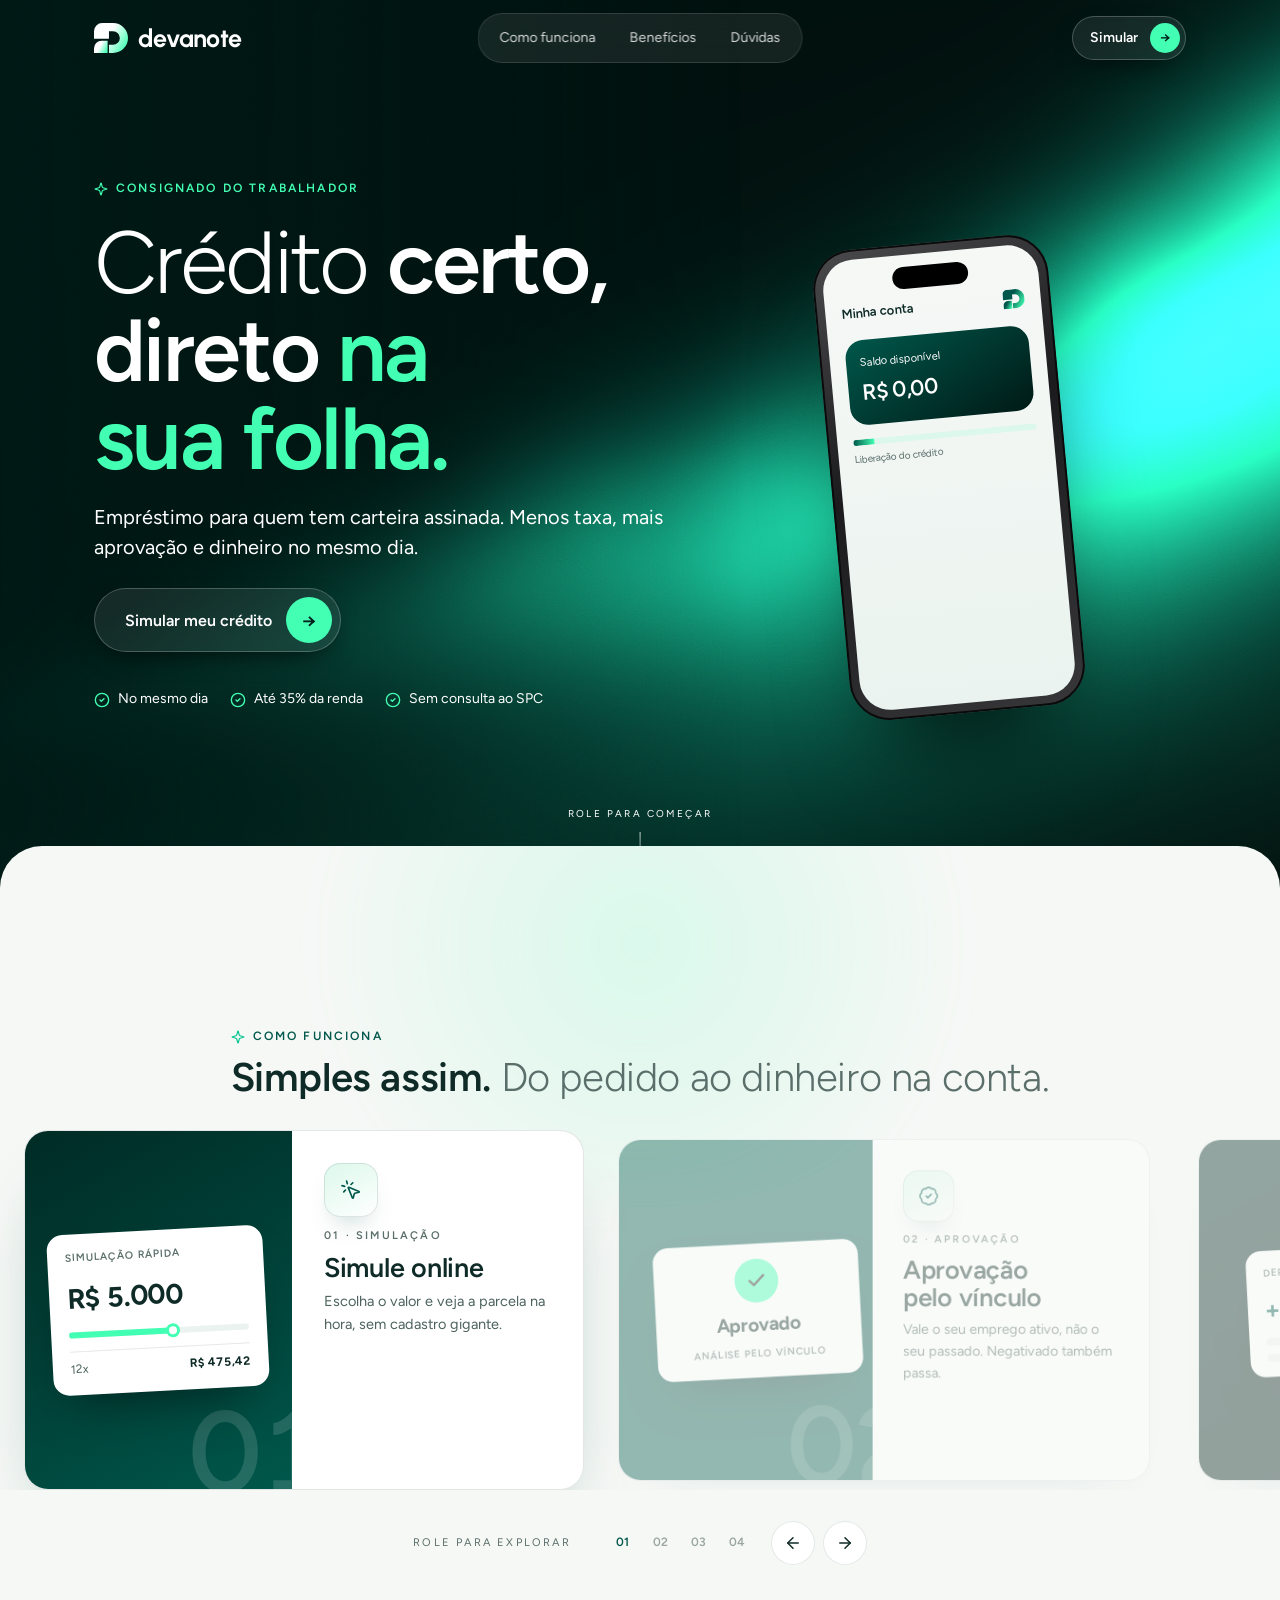
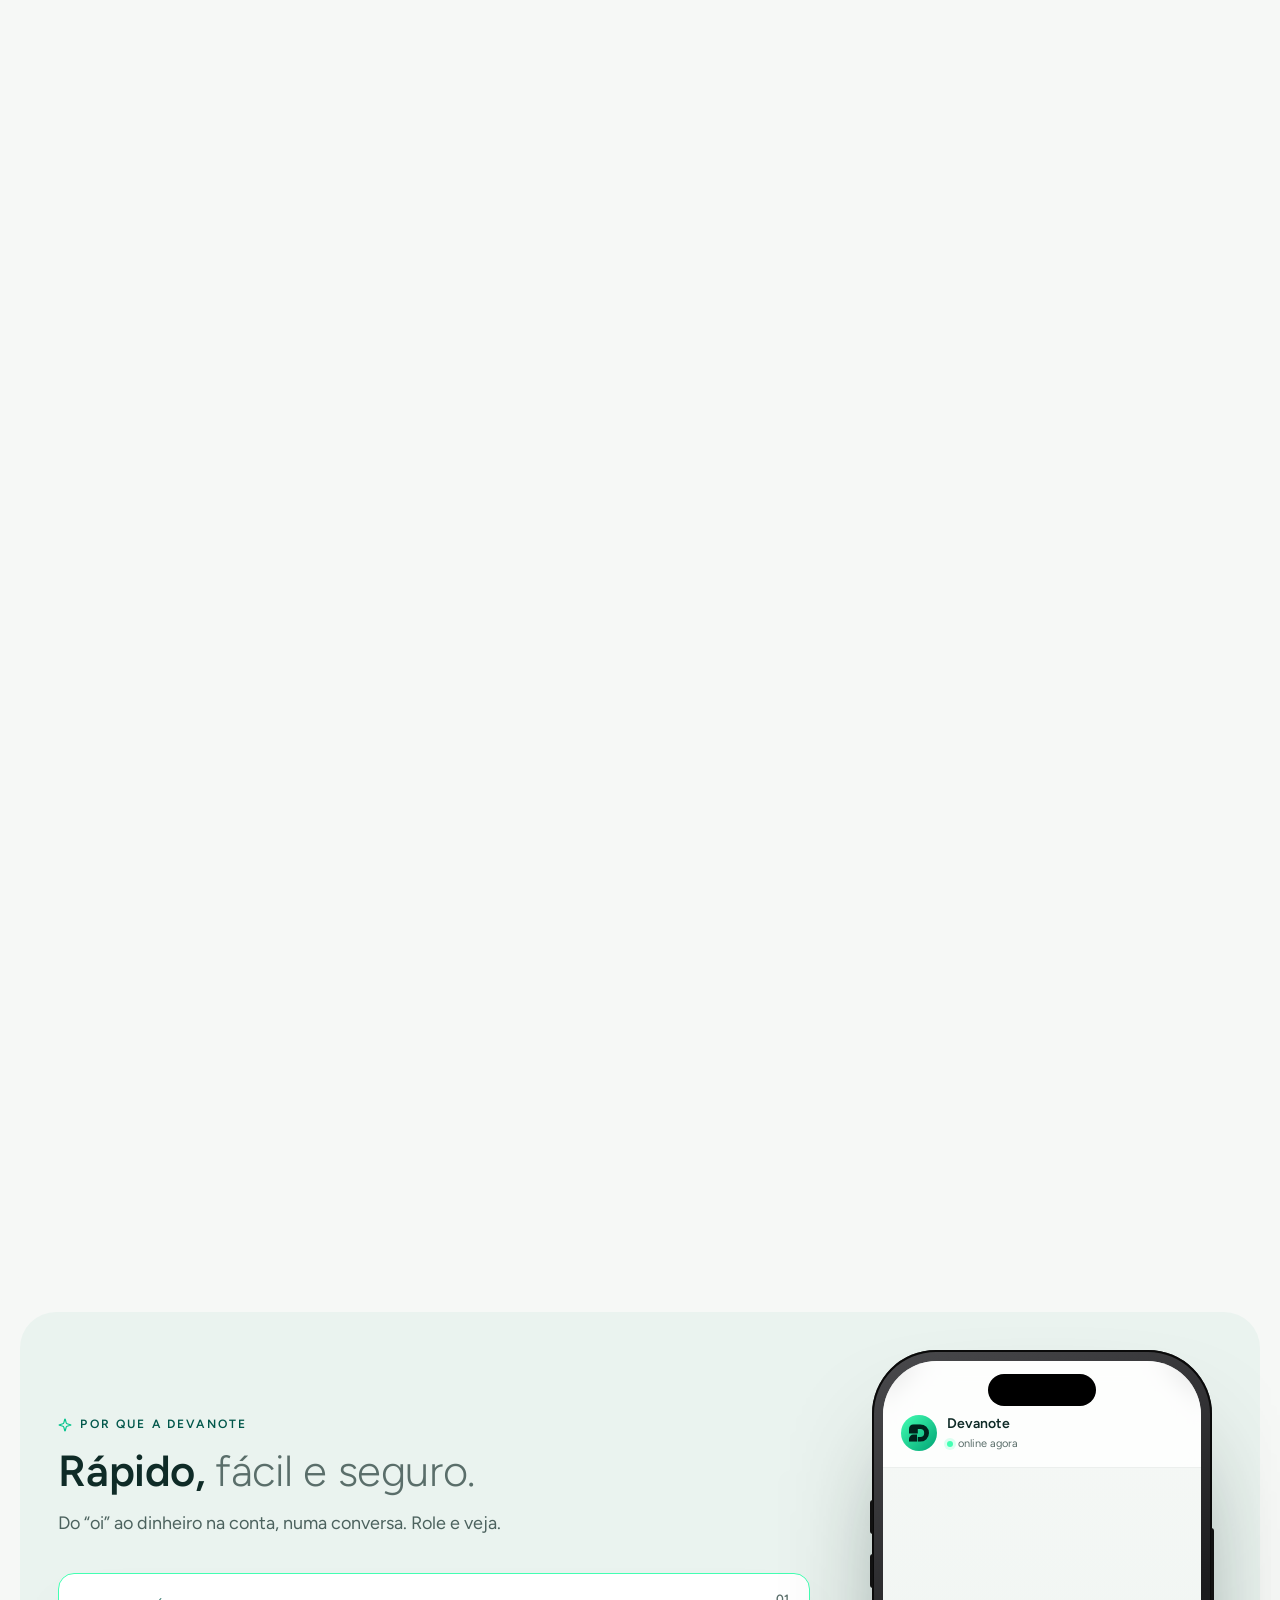
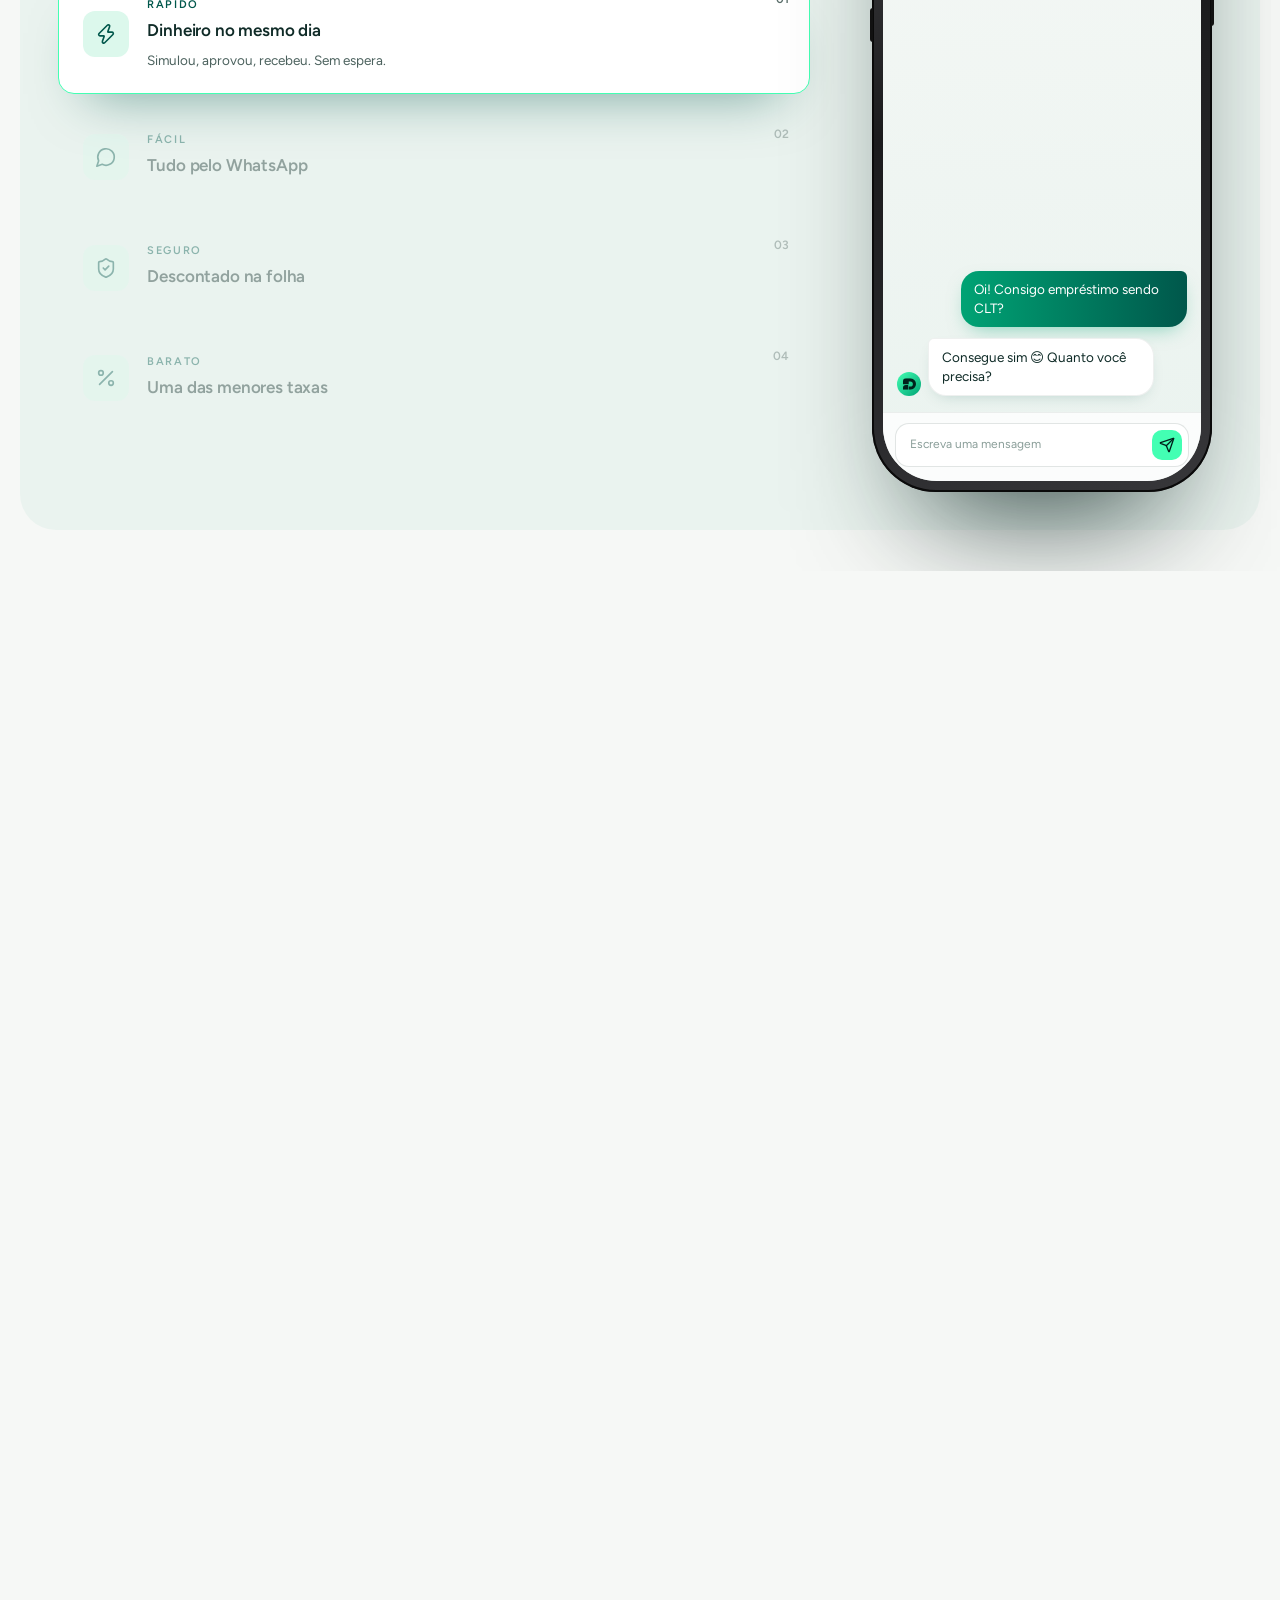
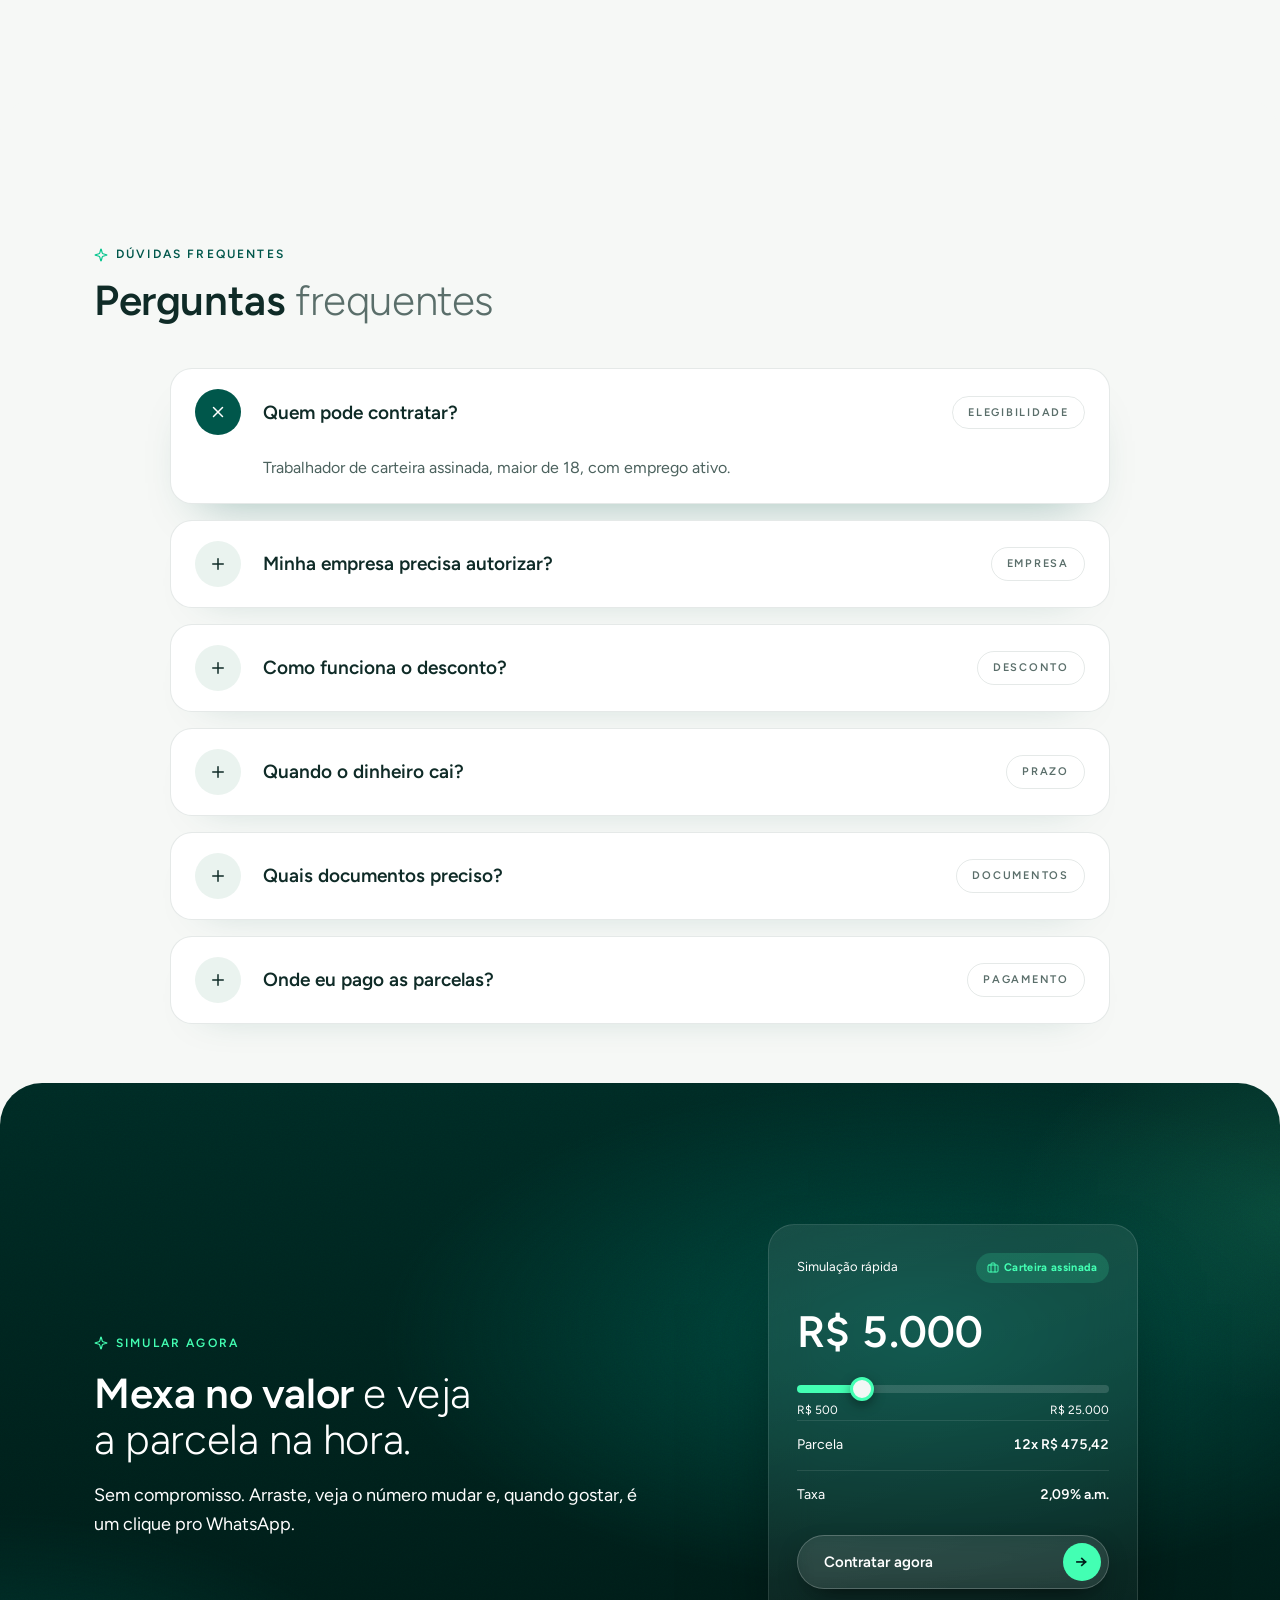
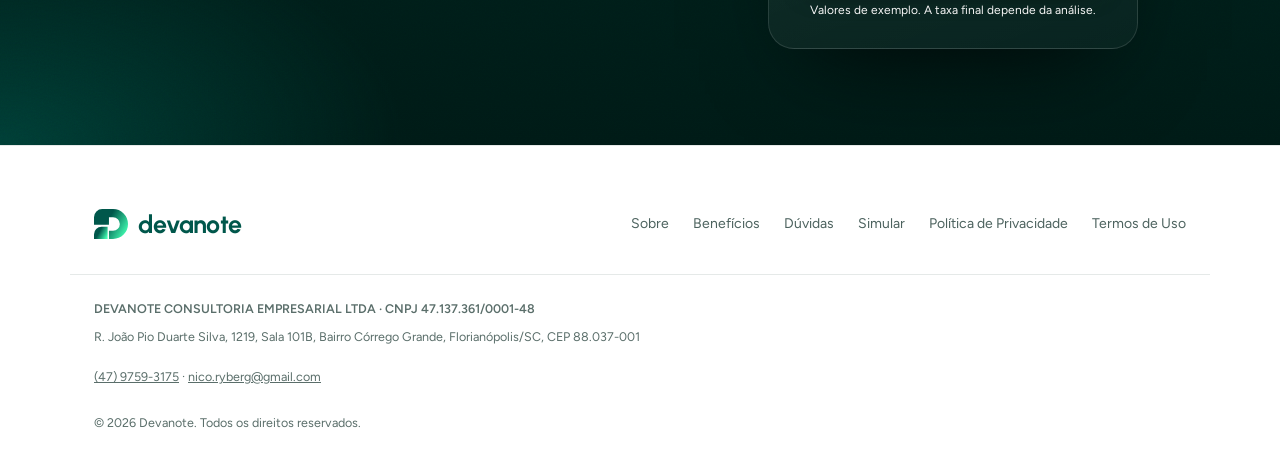
<file: index.html>
<!DOCTYPE html>
<html lang="pt-BR">
<head>
<meta charset="utf-8">
<meta name="viewport" content="width=device-width, initial-scale=1">
<meta name="facebook-domain-verification" content="khko0pmp9ijt2f1lzg5ovkm8bkzavo" />
<title>Devanote · Consignado do trabalhador CLT</title>
<meta name="description" content="Crédito certo, direto na sua folha. Empréstimo para quem tem carteira assinada, com menos taxa, mais aprovação e dinheiro no mesmo dia.">
<link rel="canonical" href="https://devanote.com.br/">
<meta name="theme-color" content="#001a16">
<link rel="icon" href="favicon.svg" type="image/svg+xml">
<link rel="icon" href="favicon-32.png" sizes="32x32" type="image/png">
<link rel="apple-touch-icon" href="apple-touch-icon.png">
<meta property="og:type" content="website">
<meta property="og:locale" content="pt_BR">
<meta property="og:site_name" content="Devanote">
<meta property="og:title" content="Devanote · Consignado do trabalhador CLT">
<meta property="og:description" content="Crédito certo, direto na sua folha. Menos taxa, mais aprovação e dinheiro no mesmo dia.">
<meta property="og:url" content="https://devanote.com.br/">
<meta property="og:image" content="https://devanote.com.br/og-image.jpg">
<meta property="og:image:width" content="1200">
<meta property="og:image:height" content="630">
<meta name="twitter:card" content="summary_large_image">
<link rel="preconnect" href="https://fonts.googleapis.com">
<link rel="preconnect" href="https://fonts.gstatic.com" crossorigin>
<link href="https://fonts.googleapis.com/css2?family=Figtree:wght@300;400;500;600;700&family=Urbanist:wght@700&display=swap" rel="stylesheet">
<link rel="stylesheet" href="site.css">
<script type="application/ld+json">{"@context":"https://schema.org","@type":"Organization","name":"DEVANOTE","legalName":"DEVANOTE CONSULTORIA EMPRESARIAL LTDA","url":"https://devanote.com.br/","taxID":"47.137.361/0001-48","telephone":"+55 47 9759-3175","email":"nico.ryberg@gmail.com","address":{"@type":"PostalAddress","streetAddress":"R. João Pio Duarte Silva, 1219, Sala 101B, Bairro Córrego Grande","addressLocality":"Florianópolis","addressRegion":"SC","postalCode":"88.037-001","addressCountry":"BR"}}</script>
</head>
<body>
<svg width="0" height="0" style="position:absolute" aria-hidden="true" focusable="false">
  <defs>
    <linearGradient id="dvCor" x1="0" y1=".25" x2="1" y2=".75"><stop offset="0" stop-color="#00574b"/><stop offset=".38" stop-color="#00574b"/><stop offset="1" stop-color="#43ffb3"/></linearGradient>
    <linearGradient id="dvClaro" x1="0" y1=".25" x2="1" y2=".75"><stop offset="0" stop-color="#FFFFFF"/><stop offset=".42" stop-color="#FFFFFF"/><stop offset="1" stop-color="#43ffb3"/></linearGradient>
    <symbol id="dv-mark" viewBox="0 0 100 88">
      <path d="M0 46V24A24 24 0 0 1 24 0H56A44 44 0 0 1 56 88H44V64H56A20 20 0 0 0 56 24H44V46Z" style="fill:var(--mk,url(#dvCor))"/>
      <path d="M0 88V74A22 22 0 0 1 22 52H40V88Z" style="fill:var(--mk,url(#dvCor))"/>
    </symbol>
  </defs>
</svg>

<header class="site-header" id="cabecalho">
  <div class="wrap header-row">
    <a href="#topo" class="header-logo logo" aria-label="Devanote, início"><svg viewBox="0 0 100 88" aria-hidden="true"><use href="#dv-mark"/></svg><b>devanote</b></a>
    <nav class="header-nav" aria-label="Principal"><a href="#sobre">Como funciona</a><a href="#beneficios">Benefícios</a><a href="#faq">Dúvidas</a></nav>
    <div class="header-cta"><a href="#simular" class="btn btn-primary btn-sm">Simular <i class="btn-ar" aria-hidden="true">→</i></a></div>
    <button type="button" class="header-burger" aria-label="Abrir menu" aria-expanded="false" aria-controls="menu-mobile"><span class="burger"></span></button>
  </div>
</header>
<div class="mobile-menu" id="menu-mobile" hidden>
  <nav aria-label="Menu"><a href="#sobre">Como funciona</a><a href="#beneficios">Benefícios</a><a href="#faq">Dúvidas</a><a href="#simular" class="btn btn-primary">Simular <i class="btn-ar" aria-hidden="true">→</i></a></nav>
</div>

<main>
<section class="vhero" id="topo">
  <div class="vhero-sticky">
    <div class="vhero-fallback" aria-hidden="true"></div>
    <canvas class="aurora" data-aurora aria-hidden="true"></canvas>
    <div class="vhero-scrim" aria-hidden="true"></div>
    <div class="wrap vhero-wrap">
      <div class="vhero-content">
        <span class="vhero-eyebrow"><svg xmlns="http://www.w3.org/2000/svg" width="14" height="14" viewBox="0 0 24 24" fill="none" stroke="currentColor" stroke-width="2" stroke-linecap="round" stroke-linejoin="round" aria-hidden="true"><path d="M9.94 15.5A2 2 0 0 0 8.5 14.06l-6.14-1.58a.5.5 0 0 1 0-.96L8.5 9.94A2 2 0 0 0 9.94 8.5l1.58-6.14a.5.5 0 0 1 .96 0L14.06 8.5a2 2 0 0 0 1.44 1.44l6.14 1.58a.5.5 0 0 1 0 .96l-6.14 1.58a2 2 0 0 0-1.44 1.44l-1.58 6.14a.5.5 0 0 1-.96 0z"/></svg> Consignado do trabalhador</span>
        <h1 class="vhero-title"><span class="gs" aria-label="Crédito certo, direto na sua folha." role="text"><span aria-hidden="true"><span class="t-thin"><span class="gs-char" style="transition-delay:0ms">C</span><span class="gs-char" style="transition-delay:34ms">r</span><span class="gs-char" style="transition-delay:68ms">é</span><span class="gs-char" style="transition-delay:102ms">d</span><span class="gs-char" style="transition-delay:136ms">i</span><span class="gs-char" style="transition-delay:170ms">t</span><span class="gs-char" style="transition-delay:204ms">o</span><span class="gs-char" style="transition-delay:238ms"> </span></span><span><span class="gs-char" style="transition-delay:272ms">c</span><span class="gs-char" style="transition-delay:306ms">e</span><span class="gs-char" style="transition-delay:340ms">r</span><span class="gs-char" style="transition-delay:374ms">t</span><span class="gs-char" style="transition-delay:408ms">o</span><span class="gs-char" style="transition-delay:442ms">,</span><br><span class="gs-char" style="transition-delay:476ms">d</span><span class="gs-char" style="transition-delay:510ms">i</span><span class="gs-char" style="transition-delay:544ms">r</span><span class="gs-char" style="transition-delay:578ms">e</span><span class="gs-char" style="transition-delay:612ms">t</span><span class="gs-char" style="transition-delay:646ms">o</span><span class="gs-char" style="transition-delay:680ms"> </span></span><span class="t-lar"><span class="gs-char" style="transition-delay:714ms">n</span><span class="gs-char" style="transition-delay:748ms">a</span><br><span class="gs-char" style="transition-delay:782ms">s</span><span class="gs-char" style="transition-delay:816ms">u</span><span class="gs-char" style="transition-delay:850ms">a</span><span class="gs-char" style="transition-delay:884ms"> </span><span class="gs-char" style="transition-delay:918ms">f</span><span class="gs-char" style="transition-delay:952ms">o</span><span class="gs-char" style="transition-delay:986ms">l</span><span class="gs-char" style="transition-delay:1020ms">h</span><span class="gs-char" style="transition-delay:1054ms">a</span><span class="gs-char" style="transition-delay:1088ms">.</span></span></span></span></h1>
        <p class="vhero-sub">Empréstimo para quem tem carteira assinada. Menos taxa, mais aprovação e dinheiro no mesmo dia.</p>
        <div class="vhero-actions"><a href="#simular" class="btn btn-primary btn-lg">Simular meu crédito <i class="btn-ar" aria-hidden="true">→</i></a></div>
        <ul class="vhero-trust"><li><svg xmlns="http://www.w3.org/2000/svg" width="16" height="16" viewBox="0 0 24 24" fill="none" stroke="currentColor" stroke-width="2" stroke-linecap="round" stroke-linejoin="round" aria-hidden="true"><circle cx="12" cy="12" r="10"/><path d="m9 12 2 2 4-4"/></svg> No mesmo dia</li><li><svg xmlns="http://www.w3.org/2000/svg" width="16" height="16" viewBox="0 0 24 24" fill="none" stroke="currentColor" stroke-width="2" stroke-linecap="round" stroke-linejoin="round" aria-hidden="true"><circle cx="12" cy="12" r="10"/><path d="m9 12 2 2 4-4"/></svg> Até 35% da renda</li><li><svg xmlns="http://www.w3.org/2000/svg" width="16" height="16" viewBox="0 0 24 24" fill="none" stroke="currentColor" stroke-width="2" stroke-linecap="round" stroke-linejoin="round" aria-hidden="true"><circle cx="12" cy="12" r="10"/><path d="m9 12 2 2 4-4"/></svg> Sem consulta ao SPC</li></ul>
      </div>
      <div class="cena" data-cena role="img" aria-label="Celular recebe a notificação da Devanote de que o empréstimo caiu na conta">
        <div class="flutua">
          <div class="celular">
            <div class="tela">
              <div class="tela-topo"><b>Minha conta</b><svg viewBox="0 0 100 88" aria-hidden="true"><use href="#dv-mark"/></svg></div>
              <div class="tela-saldo"><small>Saldo disponível</small><strong data-saldo>R$ 0,00</strong></div>
              <div class="tela-barra"><span></span></div>
              <p class="tela-rotulo">Liberação do crédito</p>
              <div class="tela-linha"><i><svg xmlns="http://www.w3.org/2000/svg" width="14" height="14" viewBox="0 0 24 24" fill="none" stroke="currentColor" stroke-width="2" stroke-linecap="round" stroke-linejoin="round" aria-hidden="true"><path d="M12 5v14"/><path d="m19 12-7 7-7-7"/></svg></i><span>Crédito recebido<em>+ R$ 5.000,00</em></span></div>
            </div>
          </div>
          <div class="aviso"><svg viewBox="0 0 100 88" aria-hidden="true"><use href="#dv-mark"/></svg><span><b>Devanote</b><small>Seu empréstimo caiu na sua conta!</small></span></div>
          <div class="valor-badge">+ R$ 5.000</div>
        </div>
      </div>
    </div>
    <div class="vhero-cue" aria-hidden="true"><span>role para começar</span><span class="vhero-cue-line"></span></div>
  </div>
</section>

<section id="sobre" class="cf">
  <div class="cf-sticky">
    <div class="cf-glow" aria-hidden="true"></div>
    <div class="cf-head wrap"><span class="eyebrow"><svg xmlns="http://www.w3.org/2000/svg" width="14" height="14" viewBox="0 0 24 24" fill="none" stroke="currentColor" stroke-width="2" stroke-linecap="round" stroke-linejoin="round" aria-hidden="true"><path d="M9.94 15.5A2 2 0 0 0 8.5 14.06l-6.14-1.58a.5.5 0 0 1 0-.96L8.5 9.94A2 2 0 0 0 9.94 8.5l1.58-6.14a.5.5 0 0 1 .96 0L14.06 8.5a2 2 0 0 0 1.44 1.44l6.14 1.58a.5.5 0 0 1 0 .96l-6.14 1.58a2 2 0 0 0-1.44 1.44l-1.58 6.14a.5.5 0 0 1-.96 0z"/></svg> Como funciona</span><h2>Simples assim. <span class="t-thin">Do pedido ao dinheiro na conta.</span></h2></div>
    <div class="cf-viewport"><div class="cf-track"><article class="cf-card is-focus"><div class="cf-card-media" style="background:linear-gradient(150deg, #002b25, #00574b)"><div class="cf-card-img"><div class="cfm"><div class="cfm-cap">Simulação rápida</div><div class="cfm-value">R$ 5.000</div><div class="cfm-slider"><span></span></div><div class="cfm-row"><span>12x</span><b>R$ 475,42</b></div></div><span class="cf-card-bignum">01</span></div></div><div class="cf-card-body"><span class="cf-media-icon"><svg xmlns="http://www.w3.org/2000/svg" width="22" height="22" viewBox="0 0 24 24" fill="none" stroke="currentColor" stroke-width="1.8" stroke-linecap="round" stroke-linejoin="round" aria-hidden="true"><path d="M14 4.1 12 6"/><path d="m5.1 8-2.9-.8"/><path d="m6 12-1.9 2"/><path d="M7.2 2.2 8 5.1"/><path d="M9.04 9.69a.5.5 0 0 1 .65-.65l11 4.5a.5.5 0 0 1-.07.95l-4.35 1.04a1 1 0 0 0-.74.74l-1.04 4.35a.5.5 0 0 1-.95.07z"/></svg></span><span class="cf-step">01 · Simulação</span><h3>Simule online</h3><p>Escolha o valor e veja a parcela na hora, sem cadastro gigante.</p></div></article><article class="cf-card"><div class="cf-card-media" style="background:linear-gradient(150deg, #00574b, #00574b)"><div class="cf-card-img"><div class="cfm cfm-center"><div class="cfm-badge"><svg xmlns="http://www.w3.org/2000/svg" width="22" height="22" viewBox="0 0 24 24" fill="none" stroke="currentColor" stroke-width="2.6" stroke-linecap="round" stroke-linejoin="round" aria-hidden="true"><path d="M20 6 9 17l-5-5"/></svg></div><div class="cfm-value sm">Aprovado</div><div class="cfm-cap">Análise pelo vínculo</div></div><span class="cf-card-bignum">02</span></div></div><div class="cf-card-body"><span class="cf-media-icon"><svg xmlns="http://www.w3.org/2000/svg" width="22" height="22" viewBox="0 0 24 24" fill="none" stroke="currentColor" stroke-width="1.8" stroke-linecap="round" stroke-linejoin="round" aria-hidden="true"><path d="M3.85 8.62a4 4 0 0 1 4.78-4.77 4 4 0 0 1 6.74 0 4 4 0 0 1 4.78 4.78 4 4 0 0 1 0 6.74 4 4 0 0 1-4.77 4.78 4 4 0 0 1-6.75 0 4 4 0 0 1-4.78-4.77 4 4 0 0 1 0-6.76Z"/><path d="m9 12 2 2 4-4"/></svg></span><span class="cf-step">02 · Aprovação</span><h3>Aprovação pelo vínculo</h3><p>Vale o seu emprego ativo, não o seu passado. Negativado também passa.</p></div></article><article class="cf-card"><div class="cf-card-media" style="background:linear-gradient(150deg, #002b25, #001a16)"><div class="cf-card-img"><div class="cfm"><div class="cfm-cap">Depósito recebido</div><div class="cfm-amount">+ R$ 5.000</div><div class="cfm-line w70"></div><div class="cfm-line w45"></div></div><span class="cf-card-bignum">03</span></div></div><div class="cf-card-body"><span class="cf-media-icon"><svg xmlns="http://www.w3.org/2000/svg" width="22" height="22" viewBox="0 0 24 24" fill="none" stroke="currentColor" stroke-width="1.8" stroke-linecap="round" stroke-linejoin="round" aria-hidden="true"><rect width="20" height="12" x="2" y="6" rx="2"/><circle cx="12" cy="12" r="2"/><path d="M6 12h.01M18 12h.01"/></svg></span><span class="cf-step">03 · Depósito</span><h3>Dinheiro na conta</h3><p>Aprovou, caiu. Na maioria dos casos, no mesmo dia útil.</p></div></article><article class="cf-card"><div class="cf-card-media" style="background:linear-gradient(150deg, #00574b, #00574b)"><div class="cf-card-img"><div class="cfm"><div class="cfm-cap">Holerite</div><div class="cfm-hrow"><span>Salário</span><b>R$ 3.000</b></div><div class="cfm-hrow neg"><span>Folha</span><b>− R$ 475</b></div><div class="cfm-hrow total"><span>Líquido</span><b>R$ 2.525</b></div></div><span class="cf-card-bignum">04</span></div></div><div class="cf-card-body"><span class="cf-media-icon"><svg xmlns="http://www.w3.org/2000/svg" width="22" height="22" viewBox="0 0 24 24" fill="none" stroke="currentColor" stroke-width="1.8" stroke-linecap="round" stroke-linejoin="round" aria-hidden="true"><path d="M8 2v4"/><path d="M16 2v4"/><rect width="18" height="18" x="3" y="4" rx="2"/><path d="M3 10h18"/><path d="m9 16 2 2 4-4"/></svg></span><span class="cf-step">04 · Folha</span><h3>Desconto na folha</h3><p>A parcela sai direto do salário. Você nunca esquece de pagar.</p></div></article></div></div>
    <div class="cf-foot wrap">
      <span class="cf-hint">Role para explorar</span>
      <div class="cf-progress"><span class="cf-progress-fill"></span></div>
      <div class="cf-indicators"><button type="button" class="cf-dot on" aria-label="Ir para etapa 1">01</button><button type="button" class="cf-dot" aria-label="Ir para etapa 2">02</button><button type="button" class="cf-dot" aria-label="Ir para etapa 3">03</button><button type="button" class="cf-dot" aria-label="Ir para etapa 4">04</button></div>
      <div class="cf-nav"><button type="button" aria-label="Etapa anterior" data-cf="-1"><svg xmlns="http://www.w3.org/2000/svg" width="18" height="18" viewBox="0 0 24 24" fill="none" stroke="currentColor" stroke-width="2" stroke-linecap="round" stroke-linejoin="round" aria-hidden="true"><path d="m12 19-7-7 7-7"/><path d="M19 12H5"/></svg></button><button type="button" aria-label="Próxima etapa" data-cf="1"><svg xmlns="http://www.w3.org/2000/svg" width="18" height="18" viewBox="0 0 24 24" fill="none" stroke="currentColor" stroke-width="2" stroke-linecap="round" stroke-linejoin="round" aria-hidden="true"><path d="M5 12h14"/><path d="m12 5 7 7-7 7"/></svg></button></div>
    </div>
  </div>
</section>

<section id="beneficios" class="beneficios2">
  <div class="ben2-pin">
    <div class="wrap-wide">
      <div class="ben2-panel">
        <canvas class="particles" aria-hidden="true"></canvas>
        <div class="ben2-panel-inner">
          <div class="ben2-body">
            <div class="ben2-left">
              <div class="ben2-head"><span class="eyebrow"><svg xmlns="http://www.w3.org/2000/svg" width="14" height="14" viewBox="0 0 24 24" fill="none" stroke="currentColor" stroke-width="2" stroke-linecap="round" stroke-linejoin="round" aria-hidden="true"><path d="M9.94 15.5A2 2 0 0 0 8.5 14.06l-6.14-1.58a.5.5 0 0 1 0-.96L8.5 9.94A2 2 0 0 0 9.94 8.5l1.58-6.14a.5.5 0 0 1 .96 0L14.06 8.5a2 2 0 0 0 1.44 1.44l6.14 1.58a.5.5 0 0 1 0 .96l-6.14 1.58a2 2 0 0 0-1.44 1.44l-1.58 6.14a.5.5 0 0 1-.96 0z"/></svg> Por que a Devanote</span><h2><span class="gs" aria-label="Rápido, fácil e seguro." role="text"><span aria-hidden="true"><span><span class="gs-char" style="transition-delay:0ms">R</span><span class="gs-char" style="transition-delay:34ms">á</span><span class="gs-char" style="transition-delay:68ms">p</span><span class="gs-char" style="transition-delay:102ms">i</span><span class="gs-char" style="transition-delay:136ms">d</span><span class="gs-char" style="transition-delay:170ms">o</span><span class="gs-char" style="transition-delay:204ms">,</span><span class="gs-char" style="transition-delay:238ms"> </span></span><span class="t-thin"><span class="gs-char" style="transition-delay:272ms">f</span><span class="gs-char" style="transition-delay:306ms">á</span><span class="gs-char" style="transition-delay:340ms">c</span><span class="gs-char" style="transition-delay:374ms">i</span><span class="gs-char" style="transition-delay:408ms">l</span><span class="gs-char" style="transition-delay:442ms"> </span><span class="gs-char" style="transition-delay:476ms">e</span><span class="gs-char" style="transition-delay:510ms"> </span><span class="gs-char" style="transition-delay:544ms">s</span><span class="gs-char" style="transition-delay:578ms">e</span><span class="gs-char" style="transition-delay:612ms">g</span><span class="gs-char" style="transition-delay:646ms">u</span><span class="gs-char" style="transition-delay:680ms">r</span><span class="gs-char" style="transition-delay:714ms">o</span><span class="gs-char" style="transition-delay:748ms">.</span></span></span></span></h2><p class="lead">Do “oi” ao dinheiro na conta, numa conversa. Role e veja.</p></div>
              <div class="ben2-cards"><div class="ben2-card is-active"><span class="ben2-icon"><svg xmlns="http://www.w3.org/2000/svg" width="22" height="22" viewBox="0 0 24 24" fill="none" stroke="currentColor" stroke-width="1.8" stroke-linecap="round" stroke-linejoin="round" aria-hidden="true"><path d="M15.91 4a1.5 1.5 0 0 0-2.47-1.56l-9 9A1.5 1.5 0 0 0 5.5 14h4a.5.5 0 0 1 .47.67L8.09 20a1.5 1.5 0 0 0 2.47 1.56l9-9A1.5 1.5 0 0 0 18.5 10h-4a.5.5 0 0 1-.47-.67z"/></svg></span><div class="ben2-card-txt"><span class="ben2-tag">Rápido</span><h3>Dinheiro no mesmo dia</h3><p>Simulou, aprovou, recebeu. Sem espera.</p></div><span class="ben2-num">01</span></div><div class="ben2-card"><span class="ben2-icon"><svg xmlns="http://www.w3.org/2000/svg" width="22" height="22" viewBox="0 0 24 24" fill="none" stroke="currentColor" stroke-width="1.8" stroke-linecap="round" stroke-linejoin="round" aria-hidden="true"><path d="M7.9 20A9 9 0 1 0 4 16.1L2 22Z"/></svg></span><div class="ben2-card-txt"><span class="ben2-tag">Fácil</span><h3>Tudo pelo WhatsApp</h3><p>Sem fila e sem papelada. Resolve no chat.</p></div><span class="ben2-num">02</span></div><div class="ben2-card"><span class="ben2-icon"><svg xmlns="http://www.w3.org/2000/svg" width="22" height="22" viewBox="0 0 24 24" fill="none" stroke="currentColor" stroke-width="1.8" stroke-linecap="round" stroke-linejoin="round" aria-hidden="true"><path d="M20 13c0 5-3.5 7.5-7.66 8.95a1 1 0 0 1-.67-.01C7.5 20.5 4 18 4 13V6a1 1 0 0 1 1-1c2 0 4.5-1.2 6.24-2.72a1.17 1.17 0 0 1 1.52 0C14.51 3.81 17 5 19 5a1 1 0 0 1 1 1z"/><path d="m9 12 2 2 4-4"/></svg></span><div class="ben2-card-txt"><span class="ben2-tag">Seguro</span><h3>Descontado na folha</h3><p>A parcela sai do salário. Você nunca esquece.</p></div><span class="ben2-num">03</span></div><div class="ben2-card"><span class="ben2-icon"><svg xmlns="http://www.w3.org/2000/svg" width="22" height="22" viewBox="0 0 24 24" fill="none" stroke="currentColor" stroke-width="1.8" stroke-linecap="round" stroke-linejoin="round" aria-hidden="true"><line x1="19" x2="5" y1="5" y2="19"/><circle cx="6.5" cy="6.5" r="2.5"/><circle cx="17.5" cy="17.5" r="2.5"/></svg></span><div class="ben2-card-txt"><span class="ben2-tag">Barato</span><h3>Uma das menores taxas</h3><p>Juros de 2,09% a.m. O risco é menor, a taxa também.</p></div><span class="ben2-num">04</span></div></div>
            </div>
            <div class="ben2-phone-col">
              <div class="phone" aria-hidden="true">
                <div class="phone-island"></div>
                <div class="phone-screen">
                  <div class="wa-top"><div class="wa-avatar"><svg viewBox="0 0 100 88" aria-hidden="true"><use href="#dv-mark"/></svg></div><div class="wa-id"><strong>Devanote</strong><span><i class="wa-on"></i>online agora</span></div></div>
                  <div class="wa-chat" data-chat></div>
                  <div class="wa-bar"><div class="wa-input"><span>Escreva uma mensagem</span><i class="wa-send"><svg xmlns="http://www.w3.org/2000/svg" width="16" height="16" viewBox="0 0 24 24" fill="none" stroke="currentColor" stroke-width="2" stroke-linecap="round" stroke-linejoin="round" aria-hidden="true"><path d="M14.536 21.686a.5.5 0 0 0 .937-.024l6.5-19a.496.496 0 0 0-.635-.635l-19 6.5a.5.5 0 0 0-.024.937l7.93 3.18a2 2 0 0 1 1.112 1.11z"/><path d="m21.854 2.147-10.94 10.939"/></svg></i></div></div>
                </div>
              </div>
            </div>
          </div>
        </div>
      </div>
    </div>
  </div>
</section>

<section id="faq" class="section faq">
  <div class="wrap">
    <div class="reveal section-head"><span class="eyebrow"><svg xmlns="http://www.w3.org/2000/svg" width="14" height="14" viewBox="0 0 24 24" fill="none" stroke="currentColor" stroke-width="2" stroke-linecap="round" stroke-linejoin="round" aria-hidden="true"><path d="M9.94 15.5A2 2 0 0 0 8.5 14.06l-6.14-1.58a.5.5 0 0 1 0-.96L8.5 9.94A2 2 0 0 0 9.94 8.5l1.58-6.14a.5.5 0 0 1 .96 0L14.06 8.5a2 2 0 0 0 1.44 1.44l6.14 1.58a.5.5 0 0 1 0 .96l-6.14 1.58a2 2 0 0 0-1.44 1.44l-1.58 6.14a.5.5 0 0 1-.96 0z"/></svg> Dúvidas frequentes</span><h2><span class="gs" aria-label="Perguntas frequentes" role="text"><span aria-hidden="true"><span><span class="gs-char" style="transition-delay:0ms">P</span><span class="gs-char" style="transition-delay:34ms">e</span><span class="gs-char" style="transition-delay:68ms">r</span><span class="gs-char" style="transition-delay:102ms">g</span><span class="gs-char" style="transition-delay:136ms">u</span><span class="gs-char" style="transition-delay:170ms">n</span><span class="gs-char" style="transition-delay:204ms">t</span><span class="gs-char" style="transition-delay:238ms">a</span><span class="gs-char" style="transition-delay:272ms">s</span><span class="gs-char" style="transition-delay:306ms"> </span></span><span class="t-thin"><span class="gs-char" style="transition-delay:340ms">f</span><span class="gs-char" style="transition-delay:374ms">r</span><span class="gs-char" style="transition-delay:408ms">e</span><span class="gs-char" style="transition-delay:442ms">q</span><span class="gs-char" style="transition-delay:476ms">u</span><span class="gs-char" style="transition-delay:510ms">e</span><span class="gs-char" style="transition-delay:544ms">n</span><span class="gs-char" style="transition-delay:578ms">t</span><span class="gs-char" style="transition-delay:612ms">e</span><span class="gs-char" style="transition-delay:646ms">s</span></span></span></span></h2></div>
    <div class="reveal"><div class="faq-list" data-faq><div class="faq-item is-open"><button type="button" class="faq-head" aria-expanded="true" aria-controls="faq-0"><span class="faq-toggle" aria-hidden="true"><svg xmlns="http://www.w3.org/2000/svg" width="18" height="18" viewBox="0 0 24 24" fill="none" stroke="currentColor" stroke-width="2" stroke-linecap="round" stroke-linejoin="round" aria-hidden="true" class="i-mais"><path d="M5 12h14"/><path d="M12 5v14"/></svg><svg xmlns="http://www.w3.org/2000/svg" width="18" height="18" viewBox="0 0 24 24" fill="none" stroke="currentColor" stroke-width="2" stroke-linecap="round" stroke-linejoin="round" aria-hidden="true" class="i-x"><path d="M18 6 6 18"/><path d="m6 6 12 12"/></svg></span><span class="faq-q-text">Quem pode contratar?</span><span class="faq-tag">Elegibilidade</span></button><div class="faq-body" id="faq-0" role="region" style="height:auto"><div class="faq-body-inner"><p>Trabalhador de carteira assinada, maior de 18, com emprego ativo.</p></div></div></div><div class="faq-item"><button type="button" class="faq-head" aria-expanded="false" aria-controls="faq-1"><span class="faq-toggle" aria-hidden="true"><svg xmlns="http://www.w3.org/2000/svg" width="18" height="18" viewBox="0 0 24 24" fill="none" stroke="currentColor" stroke-width="2" stroke-linecap="round" stroke-linejoin="round" aria-hidden="true" class="i-mais"><path d="M5 12h14"/><path d="M12 5v14"/></svg><svg xmlns="http://www.w3.org/2000/svg" width="18" height="18" viewBox="0 0 24 24" fill="none" stroke="currentColor" stroke-width="2" stroke-linecap="round" stroke-linejoin="round" aria-hidden="true" class="i-x"><path d="M18 6 6 18"/><path d="m6 6 12 12"/></svg></span><span class="faq-q-text">Minha empresa precisa autorizar?</span><span class="faq-tag">Empresa</span></button><div class="faq-body" id="faq-1" role="region" style="height:0"><div class="faq-body-inner"><p>Na maioria dos casos, não. A gente confere isso na hora da simulação.</p></div></div></div><div class="faq-item"><button type="button" class="faq-head" aria-expanded="false" aria-controls="faq-2"><span class="faq-toggle" aria-hidden="true"><svg xmlns="http://www.w3.org/2000/svg" width="18" height="18" viewBox="0 0 24 24" fill="none" stroke="currentColor" stroke-width="2" stroke-linecap="round" stroke-linejoin="round" aria-hidden="true" class="i-mais"><path d="M5 12h14"/><path d="M12 5v14"/></svg><svg xmlns="http://www.w3.org/2000/svg" width="18" height="18" viewBox="0 0 24 24" fill="none" stroke="currentColor" stroke-width="2" stroke-linecap="round" stroke-linejoin="round" aria-hidden="true" class="i-x"><path d="M18 6 6 18"/><path d="m6 6 12 12"/></svg></span><span class="faq-q-text">Como funciona o desconto?</span><span class="faq-tag">Desconto</span></button><div class="faq-body" id="faq-2" role="region" style="height:0"><div class="faq-body-inner"><p>A parcela sai direto do salário, até 35% da sua renda.</p></div></div></div><div class="faq-item"><button type="button" class="faq-head" aria-expanded="false" aria-controls="faq-3"><span class="faq-toggle" aria-hidden="true"><svg xmlns="http://www.w3.org/2000/svg" width="18" height="18" viewBox="0 0 24 24" fill="none" stroke="currentColor" stroke-width="2" stroke-linecap="round" stroke-linejoin="round" aria-hidden="true" class="i-mais"><path d="M5 12h14"/><path d="M12 5v14"/></svg><svg xmlns="http://www.w3.org/2000/svg" width="18" height="18" viewBox="0 0 24 24" fill="none" stroke="currentColor" stroke-width="2" stroke-linecap="round" stroke-linejoin="round" aria-hidden="true" class="i-x"><path d="M18 6 6 18"/><path d="m6 6 12 12"/></svg></span><span class="faq-q-text">Quando o dinheiro cai?</span><span class="faq-tag">Prazo</span></button><div class="faq-body" id="faq-3" role="region" style="height:0"><div class="faq-body-inner"><p>Depois da aprovação, costuma cair no mesmo dia útil.</p></div></div></div><div class="faq-item"><button type="button" class="faq-head" aria-expanded="false" aria-controls="faq-4"><span class="faq-toggle" aria-hidden="true"><svg xmlns="http://www.w3.org/2000/svg" width="18" height="18" viewBox="0 0 24 24" fill="none" stroke="currentColor" stroke-width="2" stroke-linecap="round" stroke-linejoin="round" aria-hidden="true" class="i-mais"><path d="M5 12h14"/><path d="M12 5v14"/></svg><svg xmlns="http://www.w3.org/2000/svg" width="18" height="18" viewBox="0 0 24 24" fill="none" stroke="currentColor" stroke-width="2" stroke-linecap="round" stroke-linejoin="round" aria-hidden="true" class="i-x"><path d="M18 6 6 18"/><path d="m6 6 12 12"/></svg></span><span class="faq-q-text">Quais documentos preciso?</span><span class="faq-tag">Documentos</span></button><div class="faq-body" id="faq-4" role="region" style="height:0"><div class="faq-body-inner"><p>Só um documento com foto: RG ou CNH.</p></div></div></div><div class="faq-item"><button type="button" class="faq-head" aria-expanded="false" aria-controls="faq-5"><span class="faq-toggle" aria-hidden="true"><svg xmlns="http://www.w3.org/2000/svg" width="18" height="18" viewBox="0 0 24 24" fill="none" stroke="currentColor" stroke-width="2" stroke-linecap="round" stroke-linejoin="round" aria-hidden="true" class="i-mais"><path d="M5 12h14"/><path d="M12 5v14"/></svg><svg xmlns="http://www.w3.org/2000/svg" width="18" height="18" viewBox="0 0 24 24" fill="none" stroke="currentColor" stroke-width="2" stroke-linecap="round" stroke-linejoin="round" aria-hidden="true" class="i-x"><path d="M18 6 6 18"/><path d="m6 6 12 12"/></svg></span><span class="faq-q-text">Onde eu pago as parcelas?</span><span class="faq-tag">Pagamento</span></button><div class="faq-body" id="faq-5" role="region" style="height:0"><div class="faq-body-inner"><p>Em lugar nenhum. A própria empresa desconta e repassa todo mês.</p></div></div></div></div></div>
  </div>
</section>

<section id="simular" class="simular">
  <div class="cursor-aura" aria-hidden="true"></div>
  <div class="simular-atmo" aria-hidden="true"><div class="orb"></div></div>
  <div class="wrap simular-grid">
    <div class="reveal simular-copy"><span class="eyebrow eyebrow-teal"><svg xmlns="http://www.w3.org/2000/svg" width="14" height="14" viewBox="0 0 24 24" fill="none" stroke="currentColor" stroke-width="2" stroke-linecap="round" stroke-linejoin="round" aria-hidden="true"><path d="M9.94 15.5A2 2 0 0 0 8.5 14.06l-6.14-1.58a.5.5 0 0 1 0-.96L8.5 9.94A2 2 0 0 0 9.94 8.5l1.58-6.14a.5.5 0 0 1 .96 0L14.06 8.5a2 2 0 0 0 1.44 1.44l6.14 1.58a.5.5 0 0 1 0 .96l-6.14 1.58a2 2 0 0 0-1.44 1.44l-1.58 6.14a.5.5 0 0 1-.96 0z"/></svg> Simular agora</span><h2><span class="gs" aria-label="Mexa no valor e veja a parcela na hora." role="text"><span aria-hidden="true"><span><span class="gs-char" style="transition-delay:0ms">M</span><span class="gs-char" style="transition-delay:34ms">e</span><span class="gs-char" style="transition-delay:68ms">x</span><span class="gs-char" style="transition-delay:102ms">a</span><span class="gs-char" style="transition-delay:136ms"> </span><span class="gs-char" style="transition-delay:170ms">n</span><span class="gs-char" style="transition-delay:204ms">o</span><span class="gs-char" style="transition-delay:238ms"> </span><span class="gs-char" style="transition-delay:272ms">v</span><span class="gs-char" style="transition-delay:306ms">a</span><span class="gs-char" style="transition-delay:340ms">l</span><span class="gs-char" style="transition-delay:374ms">o</span><span class="gs-char" style="transition-delay:408ms">r</span><span class="gs-char" style="transition-delay:442ms"> </span></span><span class="t-thin"><span class="gs-char" style="transition-delay:476ms">e</span><span class="gs-char" style="transition-delay:510ms"> </span><span class="gs-char" style="transition-delay:544ms">v</span><span class="gs-char" style="transition-delay:578ms">e</span><span class="gs-char" style="transition-delay:612ms">j</span><span class="gs-char" style="transition-delay:646ms">a</span><br><span class="gs-char" style="transition-delay:680ms">a</span><span class="gs-char" style="transition-delay:714ms"> </span><span class="gs-char" style="transition-delay:748ms">p</span><span class="gs-char" style="transition-delay:782ms">a</span><span class="gs-char" style="transition-delay:816ms">r</span><span class="gs-char" style="transition-delay:850ms">c</span><span class="gs-char" style="transition-delay:884ms">e</span><span class="gs-char" style="transition-delay:918ms">l</span><span class="gs-char" style="transition-delay:952ms">a</span><span class="gs-char" style="transition-delay:986ms"> </span><span class="gs-char" style="transition-delay:1020ms">n</span><span class="gs-char" style="transition-delay:1054ms">a</span><span class="gs-char" style="transition-delay:1088ms"> </span><span class="gs-char" style="transition-delay:1122ms">h</span><span class="gs-char" style="transition-delay:1156ms">o</span><span class="gs-char" style="transition-delay:1190ms">r</span><span class="gs-char" style="transition-delay:1224ms">a</span><span class="gs-char" style="transition-delay:1258ms">.</span></span></span></span></h2><p class="simular-lead">Sem compromisso. Arraste, veja o número mudar e, quando gostar, é um clique pro WhatsApp.</p></div>
    <div class="reveal simwrap" style="transition-delay:120ms">
      <div class="simcard">
        <div class="sim-ct"><span>Simulação rápida</span><span class="pill"><svg xmlns="http://www.w3.org/2000/svg" width="12" height="12" viewBox="0 0 24 24" fill="none" stroke="currentColor" stroke-width="2" stroke-linecap="round" stroke-linejoin="round" aria-hidden="true"><path d="M16 20V4a2 2 0 0 0-2-2h-4a2 2 0 0 0-2 2v16"/><rect width="20" height="14" x="2" y="6" rx="2"/></svg> Carteira assinada</span></div>
        <div class="sim-val" data-sim-val>R$&nbsp;5.000</div>
        <input type="range" class="sim-input" min="500" max="25000" step="100" value="5000" aria-label="Valor do empréstimo" style="--pct:18.367%" data-sim>
        <div class="sim-ct sim-range"><span>R$&nbsp;500</span><span>R$&nbsp;25.000</span></div>
        <div class="sim-row"><span>Parcela</span><b data-sim-parcela>12x R$&nbsp;475,42</b></div>
        <div class="sim-row"><span>Taxa</span><b>2,09% a.m.</b></div>
        <a href="https://wa.me/554797593175" target="_blank" rel="noopener" class="btn btn-primary btn-block sim-cta" data-sim-cta>Contratar agora <i class="btn-ar" aria-hidden="true">→</i></a>
        <p class="sim-note">Valores de exemplo. A taxa final depende da análise.</p>
      </div>
    </div>
  </div>
</section>
</main>

<footer class="site-footer">
  <div class="wrap footer-top">
    <div class="footer-brand"><a href="#topo" class="logo" aria-label="Devanote, voltar ao topo"><svg viewBox="0 0 100 88" aria-hidden="true"><use href="#dv-mark"/></svg><b>devanote</b></a></div>
    <nav class="footer-links" aria-label="Rodapé"><a href="#sobre">Sobre</a><a href="#beneficios">Benefícios</a><a href="#faq">Dúvidas</a><a href="#simular">Simular</a><a href="privacidade.html">Política de Privacidade</a><a href="termos.html">Termos de Uso</a></nav>
  </div>
  <div class="wrap footer-legal">
    <p class="footer-entity">DEVANOTE CONSULTORIA EMPRESARIAL LTDA · CNPJ 47.137.361/0001-48</p>
    <p>R. João Pio Duarte Silva, 1219, Sala 101B, Bairro Córrego Grande, Florianópolis/SC, CEP 88.037-001</p>
    <p><a href="tel:+554797593175">(47) 9759-3175</a> · <a href="mailto:nico.ryberg@gmail.com">nico.ryberg@gmail.com</a></p>
    <p class="footer-copy">© 2026 Devanote. Todos os direitos reservados.</p>
  </div>
</footer>

<div class="sticky-cta" data-sticky><div class="sticky-cta-inner"><div class="sticky-cta-text"><strong>Simule em 1 minuto</strong><span>parcela direto na folha</span></div><a href="#simular" class="btn btn-primary btn-sm">Simular <i class="btn-ar" aria-hidden="true">→</i></a></div></div>

<script type="application/ld+json">{"@context": "https://schema.org", "@type": "FAQPage", "mainEntity": [{"@type": "Question", "name": "Quem pode contratar?", "acceptedAnswer": {"@type": "Answer", "text": "Trabalhador de carteira assinada, maior de 18, com emprego ativo."}}, {"@type": "Question", "name": "Minha empresa precisa autorizar?", "acceptedAnswer": {"@type": "Answer", "text": "Na maioria dos casos, não. A gente confere isso na hora da simulação."}}, {"@type": "Question", "name": "Como funciona o desconto?", "acceptedAnswer": {"@type": "Answer", "text": "A parcela sai direto do salário, até 35% da sua renda."}}, {"@type": "Question", "name": "Quando o dinheiro cai?", "acceptedAnswer": {"@type": "Answer", "text": "Depois da aprovação, costuma cair no mesmo dia útil."}}, {"@type": "Question", "name": "Quais documentos preciso?", "acceptedAnswer": {"@type": "Answer", "text": "Só um documento com foto: RG ou CNH."}}, {"@type": "Question", "name": "Onde eu pago as parcelas?", "acceptedAnswer": {"@type": "Answer", "text": "Em lugar nenhum. A própria empresa desconta e repassa todo mês."}}]}</script>
<script>
(() => {
  const RM = matchMedia("(prefers-reduced-motion: reduce)").matches;
  const clamp = (v, a = 0, b = 1) => Math.min(b, Math.max(a, v));
  const fmt = (v, d = 0) => "R$ " + v.toLocaleString("pt-BR", { minimumFractionDigits: d, maximumFractionDigits: d });
  const WA = "https://wa.me/554797593175";

  /* Cabeçalho, menu e botão fixo */
  const header = document.getElementById("cabecalho");
  const hero = document.getElementById("topo");
  const sticky = document.querySelector("[data-sticky]");
  const onScroll = () => {
    const passou = scrollY > hero.offsetHeight - 80;
    header.classList.toggle("is-solid", passou);
    sticky.classList.toggle("is-visible", scrollY > hero.offsetHeight * 0.6 && scrollY + innerHeight < document.body.scrollHeight - 200);
  };
  addEventListener("scroll", onScroll, { passive: true }); onScroll();
  const burger = document.querySelector(".header-burger"), menu = document.getElementById("menu-mobile");
  const setMenu = (open) => { menu.hidden = !open; burger.setAttribute("aria-expanded", open); burger.firstElementChild.classList.toggle("is-open", open); header.classList.toggle("is-solid", open || scrollY > hero.offsetHeight - 80); };
  burger.addEventListener("click", () => setMenu(menu.hidden));
  menu.addEventListener("click", (e) => { if (e.target.closest("a")) setMenu(false); });

  /* Títulos com letras e blocos que surgem */
  const io = new IntersectionObserver((es) => es.forEach((e) => { if (e.isIntersecting) { e.target.classList.add(e.target.classList.contains("gs") ? "in" : "is-visible"); io.unobserve(e.target); } }), { threshold: 0.2 });
  document.querySelectorAll(".gs, .reveal").forEach((el) => io.observe(el));

  /* Cena do celular no topo (toca sozinha) */
  const cena = document.querySelector("[data-cena]"), saldo = cena.querySelector("[data-saldo]");
  const ease = (x) => 1 - Math.pow(1 - x, 3);
  const pinta = (p) => { cena.style.setProperty("--p", p.toFixed(4)); saldo.textContent = fmt(Math.round(5000 * ease(clamp((p - 0.3) / 0.45))), 2); };
  let rafC = 0;
  const toca = (atraso) => { cancelAnimationFrame(rafC); pinta(0); const t0 = performance.now() + atraso; const f = (a) => { const x = clamp((a - t0) / 2600); pinta(x); if (x < 1) rafC = requestAnimationFrame(f); }; rafC = requestAnimationFrame(f); };
  if (RM) pinta(1); else { pinta(0); let fora = true; new IntersectionObserver(([x]) => { if (x.isIntersecting) { if (fora) { fora = false; toca(performance.now() < 2000 ? 1300 : 250); } } else fora = true; }, { threshold: 0.35 }).observe(cena.querySelector(".celular")); }

  /* Fundo animado do topo (faixa de luz verde) */
  (() => {
    const c = document.querySelector("[data-aurora]"); const gl = c && c.getContext("webgl", { antialias: false });
    if (!gl) return;
    const vs = "attribute vec2 p;void main(){gl_Position=vec4(p,0.,1.);}";
    const fs = `precision mediump float;uniform vec2 r;uniform float t;
float h(vec2 p){return fract(sin(dot(p,vec2(127.1,311.7)))*43758.5453);}
float n(vec2 p){vec2 i=floor(p),f=fract(p);f=f*f*(3.-2.*f);return mix(mix(h(i),h(i+vec2(1,0)),f.x),mix(h(i+vec2(0,1)),h(i+vec2(1,1)),f.x),f.y);}
float fbm(vec2 p){float v=0.,a=.5;for(int k=0;k<4;k++){v+=a*n(p);p*=2.03;a*=.5;}return v;}
void main(){vec2 uv=gl_FragCoord.xy/r;float ar=r.x/r.y;vec2 q=vec2(uv.x*ar,uv.y);
float w=fbm(q*1.4+vec2(t*.05,-t*.03));
float curva=.18+.62*uv.x*uv.x*.9+.10*sin(uv.x*3.1+t*.22)+.12*(w-.5);
float d=uv.y-curva;
float largura=.06+.20*uv.x;
float faixa=exp(-d*d/(largura*largura));
float d2=uv.y-(curva-.22-.05*sin(uv.x*2.+t*.17));
float faixa2=exp(-d2*d2/(.03+.05*uv.x))*.45;
float brilho=(faixa*(.35+.9*uv.x)+faixa2)*(.75+.5*w);
vec3 base=mix(vec3(.004,.05,.042),vec3(.0,.09,.075),uv.y*.6);
vec3 verde=vec3(0.,.34,.29);vec3 menta=vec3(.26,1.,.70);
vec3 col=base+verde*brilho*1.05+menta*pow(brilho,2.6)*.42;
col+=menta*.05*exp(-length((uv-vec2(1.,.15))*vec2(1.4,1.))*3.);
col*=1.-.35*length(uv-vec2(.45,.5));
gl_FragColor=vec4(col,1.);}`;
    const mk = (y, s) => { const o = gl.createShader(y); gl.shaderSource(o, s); gl.compileShader(o); return o; };
    const pr = gl.createProgram(); gl.attachShader(pr, mk(gl.VERTEX_SHADER, vs)); gl.attachShader(pr, mk(gl.FRAGMENT_SHADER, fs)); gl.linkProgram(pr);
    if (!gl.getProgramParameter(pr, gl.LINK_STATUS)) return;
    gl.useProgram(pr);
    const b = gl.createBuffer(); gl.bindBuffer(gl.ARRAY_BUFFER, b); gl.bufferData(gl.ARRAY_BUFFER, new Float32Array([-1, -1, 3, -1, -1, 3]), gl.STATIC_DRAW);
    const lp = gl.getAttribLocation(pr, "p"); gl.enableVertexAttribArray(lp); gl.vertexAttribPointer(lp, 2, gl.FLOAT, false, 0, 0);
    const ur = gl.getUniformLocation(pr, "r"), ut = gl.getUniformLocation(pr, "t");
    let vis = true, id = 0; const t0 = performance.now();
    const tam = () => { const k = Math.min(devicePixelRatio, 1.5) * 0.6; c.width = Math.max(1, (c.clientWidth * k) | 0); c.height = Math.max(1, (c.clientHeight * k) | 0); gl.viewport(0, 0, c.width, c.height); gl.uniform2f(ur, c.width, c.height); };
    const des = (a) => { gl.uniform1f(ut, RM ? 6 : (a - t0) / 1000); gl.drawArrays(gl.TRIANGLES, 0, 3); if (!RM && vis) id = requestAnimationFrame(des); };
    tam(); addEventListener("resize", () => { tam(); if (RM) des(0); });
    new IntersectionObserver(([x]) => { vis = x.isIntersecting; cancelAnimationFrame(id); if (vis) id = requestAnimationFrame(des); }).observe(c);
    des(performance.now()); c.classList.add("ativo");
  })();

  /* Como funciona: cards na horizontal guiados pela rolagem */
  const cf = document.getElementById("sobre"), track = cf.querySelector(".cf-track"), vp = cf.querySelector(".cf-viewport");
  const cards = [...cf.querySelectorAll(".cf-card")], imgs = cf.querySelectorAll(".cf-card-img"), dots = [...cf.querySelectorAll(".cf-dot")], fill = cf.querySelector(".cf-progress-fill");
  const mqCf = matchMedia("(max-width: 860px)");
  const cfProg = () => clamp(-cf.getBoundingClientRect().top / (cf.offsetHeight - innerHeight));
  const cfUpdate = () => {
    if (mqCf.matches || RM) return;
    const p = cfProg(), max = Math.max(0, track.scrollWidth - vp.clientWidth), idx = Math.round(p * 3);
    track.style.transform = `translate3d(${(-p * max).toFixed(1)}px,0,0)`;
    cards.forEach((c, i) => c.classList.toggle("is-focus", i === idx));
    imgs.forEach((im, i) => im.style.transform = `translateX(${((i / 3 - p) * 40).toFixed(1)}px)`);
    dots.forEach((d, i) => d.classList.toggle("on", i === idx));
    fill.style.width = (p * 100).toFixed(1) + "%";
  };
  const cfIr = (i) => { const alvo = cf.offsetTop + (clamp(i, 0, 3) / 3) * (cf.offsetHeight - innerHeight); scrollTo({ top: alvo + 1, behavior: RM ? "auto" : "smooth" }); };
  dots.forEach((d, i) => d.addEventListener("click", () => cfIr(i)));
  cf.querySelectorAll("[data-cf]").forEach((b) => b.addEventListener("click", () => cfIr(Math.round(cfProg() * 3) + Number(b.dataset.cf))));
  addEventListener("scroll", cfUpdate, { passive: true }); addEventListener("resize", cfUpdate); cfUpdate();

  /* Benefícios: conversa no WhatsApp avança com a rolagem */
  const MSGS = [["me", "Oi! Consigo empréstimo sendo CLT?"], ["them", "Consegue sim 😊 Quanto você precisa?"], ["me", "Uns R$ 5.000"], ["them", "Fechou! 12x de R$ 475,42, descontado na folha."], ["me", "Rápido assim? E com nome sujo?"], ["them", "Sem problema, a análise olha seu emprego, não o SPC."], ["them", "Deixa eu conferir sua empresa aqui rapidinho…"], ["them", "Prontinho, deu tudo certo. Aprovado! ✅"], ["me", "E cai quando na conta?"], ["them", "Hoje mesmo. Só assinar por aqui e confirmar."], ["me", "Assinei ✍️"], ["them", "Recebido! O valor já está a caminho da sua conta."], ["me", "Caiu! 🙌 Vocês são rápidos mesmo."], ["them", "Sempre que precisar, é só chamar 🧡"]];
  const ben = document.getElementById("beneficios"), benCards = [...ben.querySelectorAll(".ben2-card")], chat = ben.querySelector("[data-chat]");
  const mqBen = matchMedia("(max-width: 880px)");
  let mostrados = -1;
  const renderChat = (n) => {
    if (n === mostrados) return;
    if (n < mostrados) { chat.innerHTML = ""; mostrados = 0; }
    if (mostrados < 0) mostrados = 0;
    const linha = (quem, el) => { const r = document.createElement("div"); r.className = "wa-row " + quem; if (quem === "them") r.innerHTML = '<span class="wa-av"><svg viewBox="0 0 100 88"><use href="#dv-mark"/></svg></span>'; r.appendChild(el); chat.appendChild(r); return r; };
    chat.querySelector(".wa-row.digitando")?.remove();
    for (let i = mostrados; i < n; i++) { const m = document.createElement("div"); m.className = "wa-msg " + MSGS[i][0]; m.textContent = MSGS[i][1]; linha(MSGS[i][0], m); }
    if (n < MSGS.length && MSGS[n][0] === "them") { const t = document.createElement("div"); t.className = "wa-msg them wa-typing"; t.innerHTML = "<span></span><span></span><span></span>"; linha("them", t).classList.add("digitando"); }
    mostrados = n;
    chat.scrollTop = chat.scrollHeight;
  };
  const benUpdate = () => {
    if (mqBen.matches || RM) return;
    const p = clamp(-ben.getBoundingClientRect().top / (ben.offsetHeight - innerHeight));
    const ativo = Math.min(3, Math.floor(p * 4));
    benCards.forEach((c, i) => c.classList.toggle("is-active", i === ativo));
    renderChat(clamp(2 + Math.floor(p * 13), 2, MSGS.length));
  };
  if (RM) renderChat(MSGS.length);
  else if (mqBen.matches) {
    renderChat(2);
    let timer = 0; new IntersectionObserver(([x]) => { if (x.isIntersecting && !timer) timer = setInterval(() => { if (mostrados >= MSGS.length) return clearInterval(timer); renderChat(mostrados + 1); }, 900); }, { threshold: 0.4 }).observe(chat);
  } else { addEventListener("scroll", benUpdate, { passive: true }); benUpdate(); }

  /* Partículas no painel de benefícios */
  (() => {
    const c = ben.querySelector(".particles"), x = c.getContext("2d"); if (!x) return;
    let W = 0, H = 0, pts = [], vis = false, id = 0;
    const tam = () => { const d = Math.min(devicePixelRatio, 2); W = c.clientWidth; H = c.clientHeight; c.width = W * d; c.height = H * d; x.setTransform(d, 0, 0, d, 0, 0); pts = Array.from({ length: Math.round(W * H / 14000) }, () => ({ x: Math.random() * W, y: Math.random() * H, r: Math.random() * 1.6 + .6, vx: (Math.random() - .5) * .18, vy: -Math.random() * .25 - .05, c: Math.random() < .35 ? "254,117,34" : "14,54,85", a: Math.random() * .35 + .12 })); };
    const des = () => { x.clearRect(0, 0, W, H); for (const p of pts) { p.x += p.vx; p.y += p.vy; if (p.y < -4) { p.y = H + 4; p.x = Math.random() * W; } if (p.x < -4) p.x = W + 4; if (p.x > W + 4) p.x = -4; x.beginPath(); x.arc(p.x, p.y, p.r, 0, 6.283); x.fillStyle = `rgba(${p.c},${p.a})`; x.fill(); } if (vis && !RM) id = requestAnimationFrame(des); };
    tam(); addEventListener("resize", tam); des();
    new IntersectionObserver(([e]) => { vis = e.isIntersecting; cancelAnimationFrame(id); if (vis) id = requestAnimationFrame(des); }).observe(c);
  })();

  /* Dúvidas */
  document.querySelectorAll("[data-faq]").forEach((lista) => {
    const itens = [...lista.querySelectorAll(".faq-item")];
    const fecha = (it) => { const b = it.querySelector(".faq-body"); b.style.height = b.scrollHeight + "px"; requestAnimationFrame(() => b.style.height = "0px"); it.classList.remove("is-open"); it.querySelector(".faq-head").setAttribute("aria-expanded", "false"); };
    const abre = (it) => { const b = it.querySelector(".faq-body"); b.style.height = b.scrollHeight + "px"; it.classList.add("is-open"); it.querySelector(".faq-head").setAttribute("aria-expanded", "true"); };
    itens.forEach((it) => {
      const b = it.querySelector(".faq-body");
      b.addEventListener("transitionend", () => { if (it.classList.contains("is-open")) b.style.height = "auto"; });
      it.querySelector(".faq-head").addEventListener("click", () => { const aberto = it.classList.contains("is-open"); itens.filter((o) => o.classList.contains("is-open")).forEach(fecha); if (!aberto) abre(it); });
    });
  });

  /* Simulador (12x, 2,09% a.m.) */
  const inp = document.querySelector("[data-sim]"), vEl = document.querySelector("[data-sim-val]"), pEl = document.querySelector("[data-sim-parcela]"), cta = document.querySelector("[data-sim-cta]");
  const i = 0.0209, n = 12, pmt = (v) => v * i / (1 - Math.pow(1 + i, -n));
  let atual = 5000, rafS = 0;
  const mostra = (v) => { vEl.innerHTML = fmt(Math.round(v)); pEl.innerHTML = "12x " + fmt(pmt(v), 2); };
  const sim = () => {
    const alvo = Number(inp.value); inp.style.setProperty("--pct", ((alvo - 500) / (25000 - 500) * 100).toFixed(3) + "%");
    cta.href = `${WA}?text=${encodeURIComponent(`Oi! Quero simular um consignado CLT de ${fmt(alvo).replace(" ", " ")}.`)}`;
    cancelAnimationFrame(rafS); const de = atual, t0 = performance.now();
    const f = (a) => { const x = clamp((a - t0) / 350); atual = de + (alvo - de) * ease(x); mostra(atual); if (x < 1) rafS = requestAnimationFrame(f); };
    rafS = requestAnimationFrame(f);
  };
  inp.addEventListener("input", sim); sim();

  /* Brilho que segue o mouse na seção de simulação */
  const simSec = document.getElementById("simular"), aura = simSec.querySelector(".cursor-aura");
  if (matchMedia("(hover: hover) and (pointer: fine)").matches && !RM) {
    simSec.addEventListener("pointermove", (e) => { const r = simSec.getBoundingClientRect(); aura.style.opacity = 1; aura.style.transform = `translate(${e.clientX - r.left - 310}px,${e.clientY - r.top - 310}px)`; });
    simSec.addEventListener("pointerleave", () => aura.style.opacity = 0);
  }

  /* No topo, os títulos entram logo ao abrir */
  document.querySelector(".vhero-title .gs")?.classList.add("in");
})();
</script>
</body>
</html>
</file>
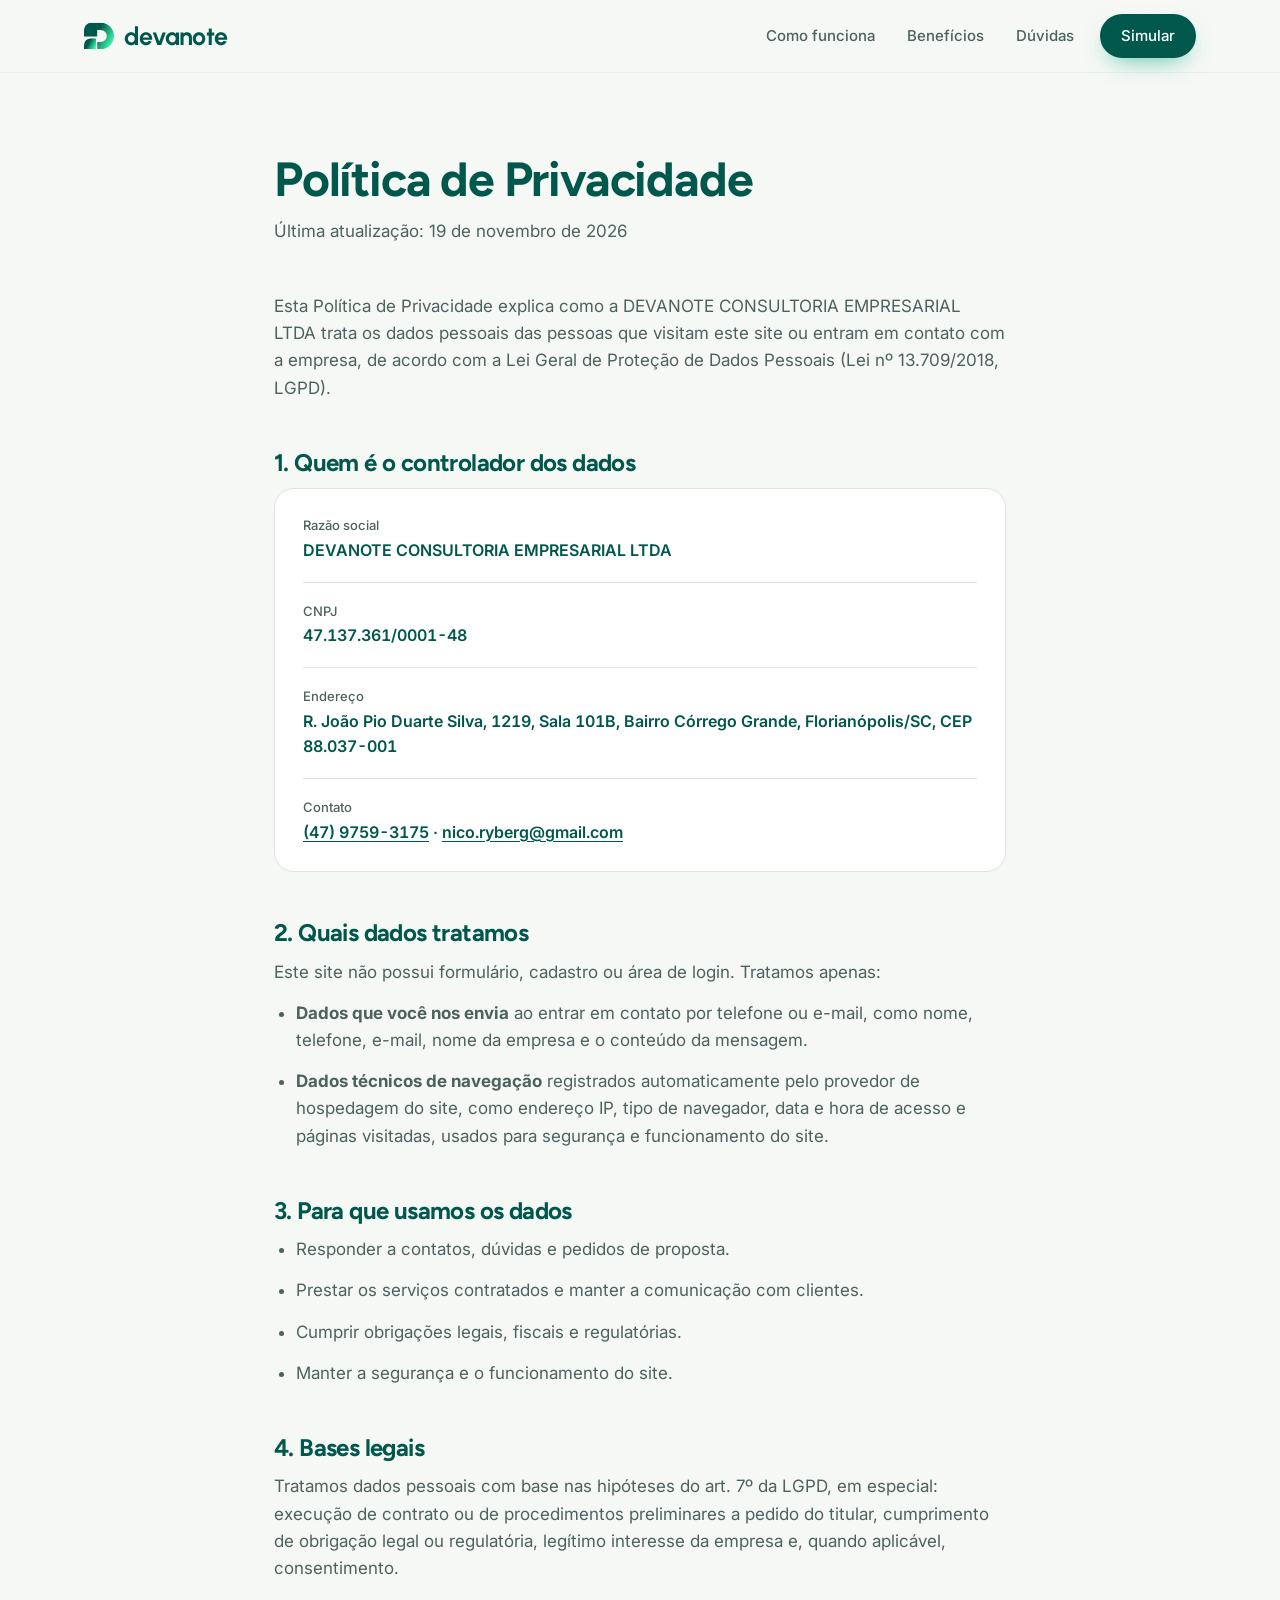
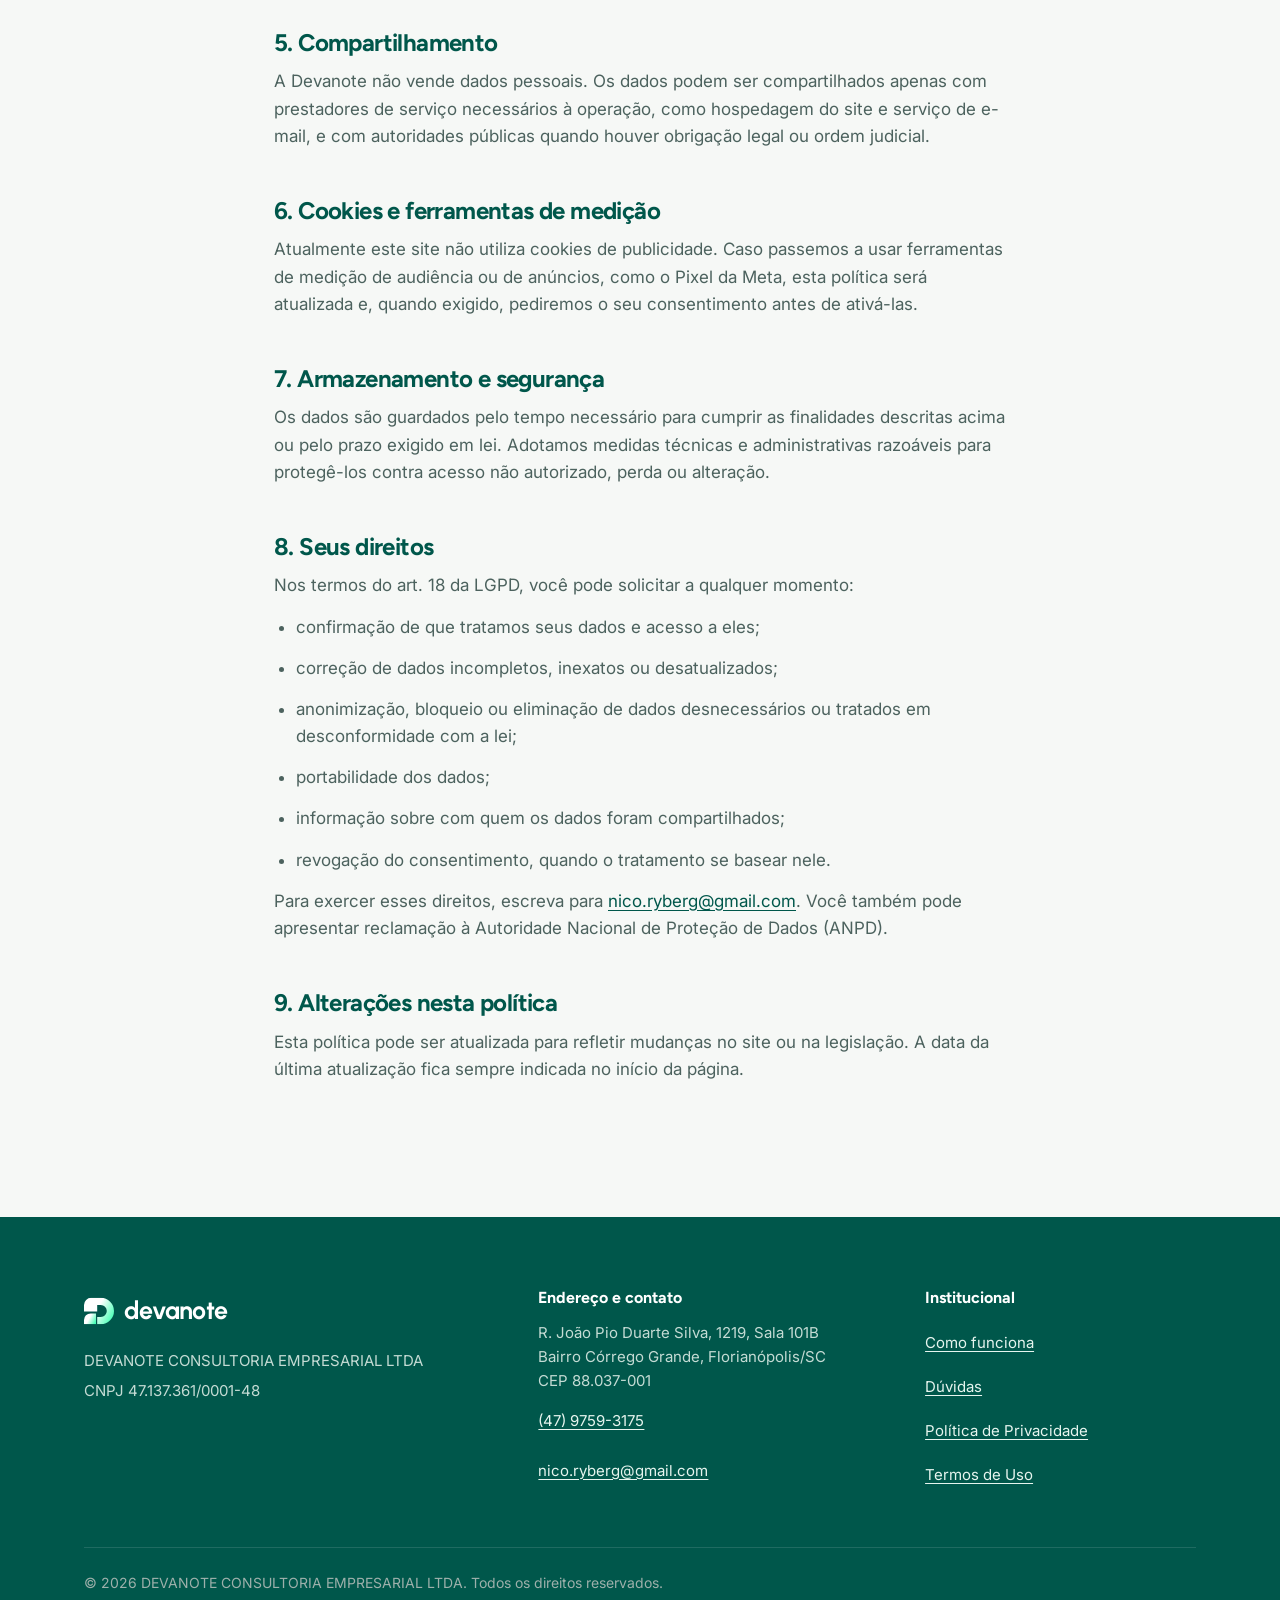
<file: privacidade.html>
<!doctype html>
<html lang="pt-BR">
<head>
  <meta charset="utf-8">
  <meta name="viewport" content="width=device-width, initial-scale=1">
  <meta name="facebook-domain-verification" content="khko0pmp9ijt2f1lzg5ovkm8bkzavo" />
  <title>Política de Privacidade | Devanote</title>
  <meta name="description" content="Como a DEVANOTE CONSULTORIA EMPRESARIAL LTDA trata os dados pessoais recebidos pelo site e pelos canais de contato, conforme a LGPD.">
  <link rel="canonical" href="https://devanote.com.br/privacidade">
  <meta name="theme-color" content="#001a16">
  <link rel="icon" href="favicon.svg" type="image/svg+xml">
  <link rel="icon" href="favicon-32.png" sizes="32x32" type="image/png">
  <link rel="apple-touch-icon" href="apple-touch-icon.png">
  <link rel="preconnect" href="https://fonts.googleapis.com">
  <link rel="preconnect" href="https://fonts.gstatic.com" crossorigin>
  <link href="https://fonts.googleapis.com/css2?family=Figtree:wght@600;700&family=Inter:wght@400;500;600&family=Urbanist:wght@700&display=swap" rel="stylesheet">
  <link rel="stylesheet" href="styles.css">
</head>
<body>
  <a class="skip-link" href="#conteudo">Pular para o conteúdo</a>
  <svg width="0" height="0" style="position:absolute" aria-hidden="true" focusable="false">
    <defs>
    <linearGradient id="dvCor" x1="0" y1=".25" x2="1" y2=".75"><stop offset="0" stop-color="#00574b"/><stop offset=".38" stop-color="#00574b"/><stop offset="1" stop-color="#43ffb3"/></linearGradient>
    <linearGradient id="dvClaro" x1="0" y1=".25" x2="1" y2=".75"><stop offset="0" stop-color="#FFFFFF"/><stop offset=".42" stop-color="#FFFFFF"/><stop offset="1" stop-color="#43ffb3"/></linearGradient>
    <symbol id="dv-mark" viewBox="0 0 100 88">
      <path d="M0 46V24A24 24 0 0 1 24 0H56A44 44 0 0 1 56 88H44V64H56A20 20 0 0 0 56 24H44V46Z" style="fill:var(--mk,url(#dvCor))"/>
      <path d="M0 88V74A22 22 0 0 1 22 52H40V88Z" style="fill:var(--mk,url(#dvCor))"/>
    </symbol>
  </defs>
  </svg>
  
  <header class="site-header">
    <div class="container header-inner">
      <a class="brand" href="index.html" aria-label="Devanote, início">
        <svg viewBox="0 0 100 88" aria-hidden="true"><use href="#dv-mark"/></svg>
        <span>devanote</span>
      </a>
      <button class="menu-toggle" type="button" aria-expanded="false" aria-controls="menu" aria-label="Abrir menu">
        <svg viewBox="0 0 24 24" fill="none" stroke="currentColor" stroke-width="2" stroke-linecap="round" aria-hidden="true"><line x1="4" y1="7" x2="20" y2="7"/><line x1="4" y1="12" x2="20" y2="12"/><line x1="4" y1="17" x2="20" y2="17"/></svg>
      </button>
      <nav class="nav" id="menu" aria-label="Principal">
        <a href="index.html#sobre">Como funciona</a>
        <a href="index.html#beneficios">Benefícios</a>
        <a href="index.html#faq">Dúvidas</a>
        <a class="btn btn-primary btn-small" href="index.html#simular">Simular</a>
      </nav>
    </div>
  </header>

  <main id="conteudo">
    <article class="legal">
      <div class="container">
        <h1>Política de Privacidade</h1>
        <p class="updated">Última atualização: 19 de novembro de 2026</p>

        <p>Esta Política de Privacidade explica como a DEVANOTE CONSULTORIA EMPRESARIAL LTDA trata os dados pessoais das pessoas que visitam este site ou entram em contato com a empresa, de acordo com a Lei Geral de Proteção de Dados Pessoais (Lei nº 13.709/2018, LGPD).</p>

        <h2>1. Quem é o controlador dos dados</h2>
        <div class="company-card">
          <dl>
            <div class="row"><dt>Razão social</dt><dd>DEVANOTE CONSULTORIA EMPRESARIAL LTDA</dd></div>
            <div class="row"><dt>CNPJ</dt><dd>47.137.361/0001-48</dd></div>
            <div class="row"><dt>Endereço</dt><dd>R. João Pio Duarte Silva, 1219, Sala 101B, Bairro Córrego Grande, Florianópolis/SC, CEP 88.037-001</dd></div>
            <div class="row"><dt>Contato</dt><dd><a href="tel:+554797593175">(47) 9759-3175</a> · <a href="mailto:nico.ryberg@gmail.com">nico.ryberg@gmail.com</a></dd></div>
          </dl>
        </div>

        <h2>2. Quais dados tratamos</h2>
        <p>Este site não possui formulário, cadastro ou área de login. Tratamos apenas:</p>
        <ul>
          <li><strong>Dados que você nos envia</strong> ao entrar em contato por telefone ou e-mail, como nome, telefone, e-mail, nome da empresa e o conteúdo da mensagem.</li>
          <li><strong>Dados técnicos de navegação</strong> registrados automaticamente pelo provedor de hospedagem do site, como endereço IP, tipo de navegador, data e hora de acesso e páginas visitadas, usados para segurança e funcionamento do site.</li>
        </ul>

        <h2>3. Para que usamos os dados</h2>
        <ul>
          <li>Responder a contatos, dúvidas e pedidos de proposta.</li>
          <li>Prestar os serviços contratados e manter a comunicação com clientes.</li>
          <li>Cumprir obrigações legais, fiscais e regulatórias.</li>
          <li>Manter a segurança e o funcionamento do site.</li>
        </ul>

        <h2>4. Bases legais</h2>
        <p>Tratamos dados pessoais com base nas hipóteses do art. 7º da LGPD, em especial: execução de contrato ou de procedimentos preliminares a pedido do titular, cumprimento de obrigação legal ou regulatória, legítimo interesse da empresa e, quando aplicável, consentimento.</p>

        <h2>5. Compartilhamento</h2>
        <p>A Devanote não vende dados pessoais. Os dados podem ser compartilhados apenas com prestadores de serviço necessários à operação, como hospedagem do site e serviço de e-mail, e com autoridades públicas quando houver obrigação legal ou ordem judicial.</p>

        <h2>6. Cookies e ferramentas de medição</h2>
        <p>Atualmente este site não utiliza cookies de publicidade. Caso passemos a usar ferramentas de medição de audiência ou de anúncios, como o Pixel da Meta, esta política será atualizada e, quando exigido, pediremos o seu consentimento antes de ativá-las.</p>

        <h2>7. Armazenamento e segurança</h2>
        <p>Os dados são guardados pelo tempo necessário para cumprir as finalidades descritas acima ou pelo prazo exigido em lei. Adotamos medidas técnicas e administrativas razoáveis para protegê-los contra acesso não autorizado, perda ou alteração.</p>

        <h2>8. Seus direitos</h2>
        <p>Nos termos do art. 18 da LGPD, você pode solicitar a qualquer momento:</p>
        <ul>
          <li>confirmação de que tratamos seus dados e acesso a eles;</li>
          <li>correção de dados incompletos, inexatos ou desatualizados;</li>
          <li>anonimização, bloqueio ou eliminação de dados desnecessários ou tratados em desconformidade com a lei;</li>
          <li>portabilidade dos dados;</li>
          <li>informação sobre com quem os dados foram compartilhados;</li>
          <li>revogação do consentimento, quando o tratamento se basear nele.</li>
        </ul>
        <p>Para exercer esses direitos, escreva para <a href="mailto:nico.ryberg@gmail.com">nico.ryberg@gmail.com</a>. Você também pode apresentar reclamação à Autoridade Nacional de Proteção de Dados (ANPD).</p>

        <h2>9. Alterações nesta política</h2>
        <p>Esta política pode ser atualizada para refletir mudanças no site ou na legislação. A data da última atualização fica sempre indicada no início da página.</p>
      </div>
    </article>

  </main>

  <footer class="site-footer">
    <div class="container">
      <div class="footer-grid">
        <div>
          <a class="brand" href="index.html" aria-label="Devanote, início">
            <svg viewBox="0 0 100 88" aria-hidden="true"><use href="#dv-mark"/></svg>
            <span>devanote</span>
          </a>
          <p>DEVANOTE CONSULTORIA EMPRESARIAL LTDA</p>
          <p>CNPJ 47.137.361/0001-48</p>
        </div>
        <div>
          <h2>Endereço e contato</h2>
          <p>R. João Pio Duarte Silva, 1219, Sala 101B<br>Bairro Córrego Grande, Florianópolis/SC<br>CEP 88.037-001</p>
          <p><a href="tel:+554797593175">(47) 9759-3175</a></p>
          <p><a href="mailto:nico.ryberg@gmail.com">nico.ryberg@gmail.com</a></p>
        </div>
        <div>
          <h2>Institucional</h2>
          <ul class="footer-links">
            <li><a href="index.html#sobre">Como funciona</a></li>
            <li><a href="index.html#faq">Dúvidas</a></li>
            <li><a href="privacidade.html">Política de Privacidade</a></li>
            <li><a href="termos.html">Termos de Uso</a></li>
          </ul>
        </div>
      </div>
      <p class="footer-bottom">© 2026 DEVANOTE CONSULTORIA EMPRESARIAL LTDA. Todos os direitos reservados.</p>
    </div>
  </footer>

  <script>
    (function () {
      var btn = document.querySelector('.menu-toggle');
      var nav = document.getElementById('menu');
      if (!btn || !nav) return;
      function setOpen(open) {
        nav.classList.toggle('open', open);
        btn.setAttribute('aria-expanded', String(open));
        btn.setAttribute('aria-label', open ? 'Fechar menu' : 'Abrir menu');
      }
      btn.addEventListener('click', function () { setOpen(!nav.classList.contains('open')); });
      nav.addEventListener('click', function (e) { if (e.target.closest('a')) setOpen(false); });
      document.addEventListener('keydown', function (e) { if (e.key === 'Escape') setOpen(false); });
    })();
  </script>
</body>
</html>
</file>
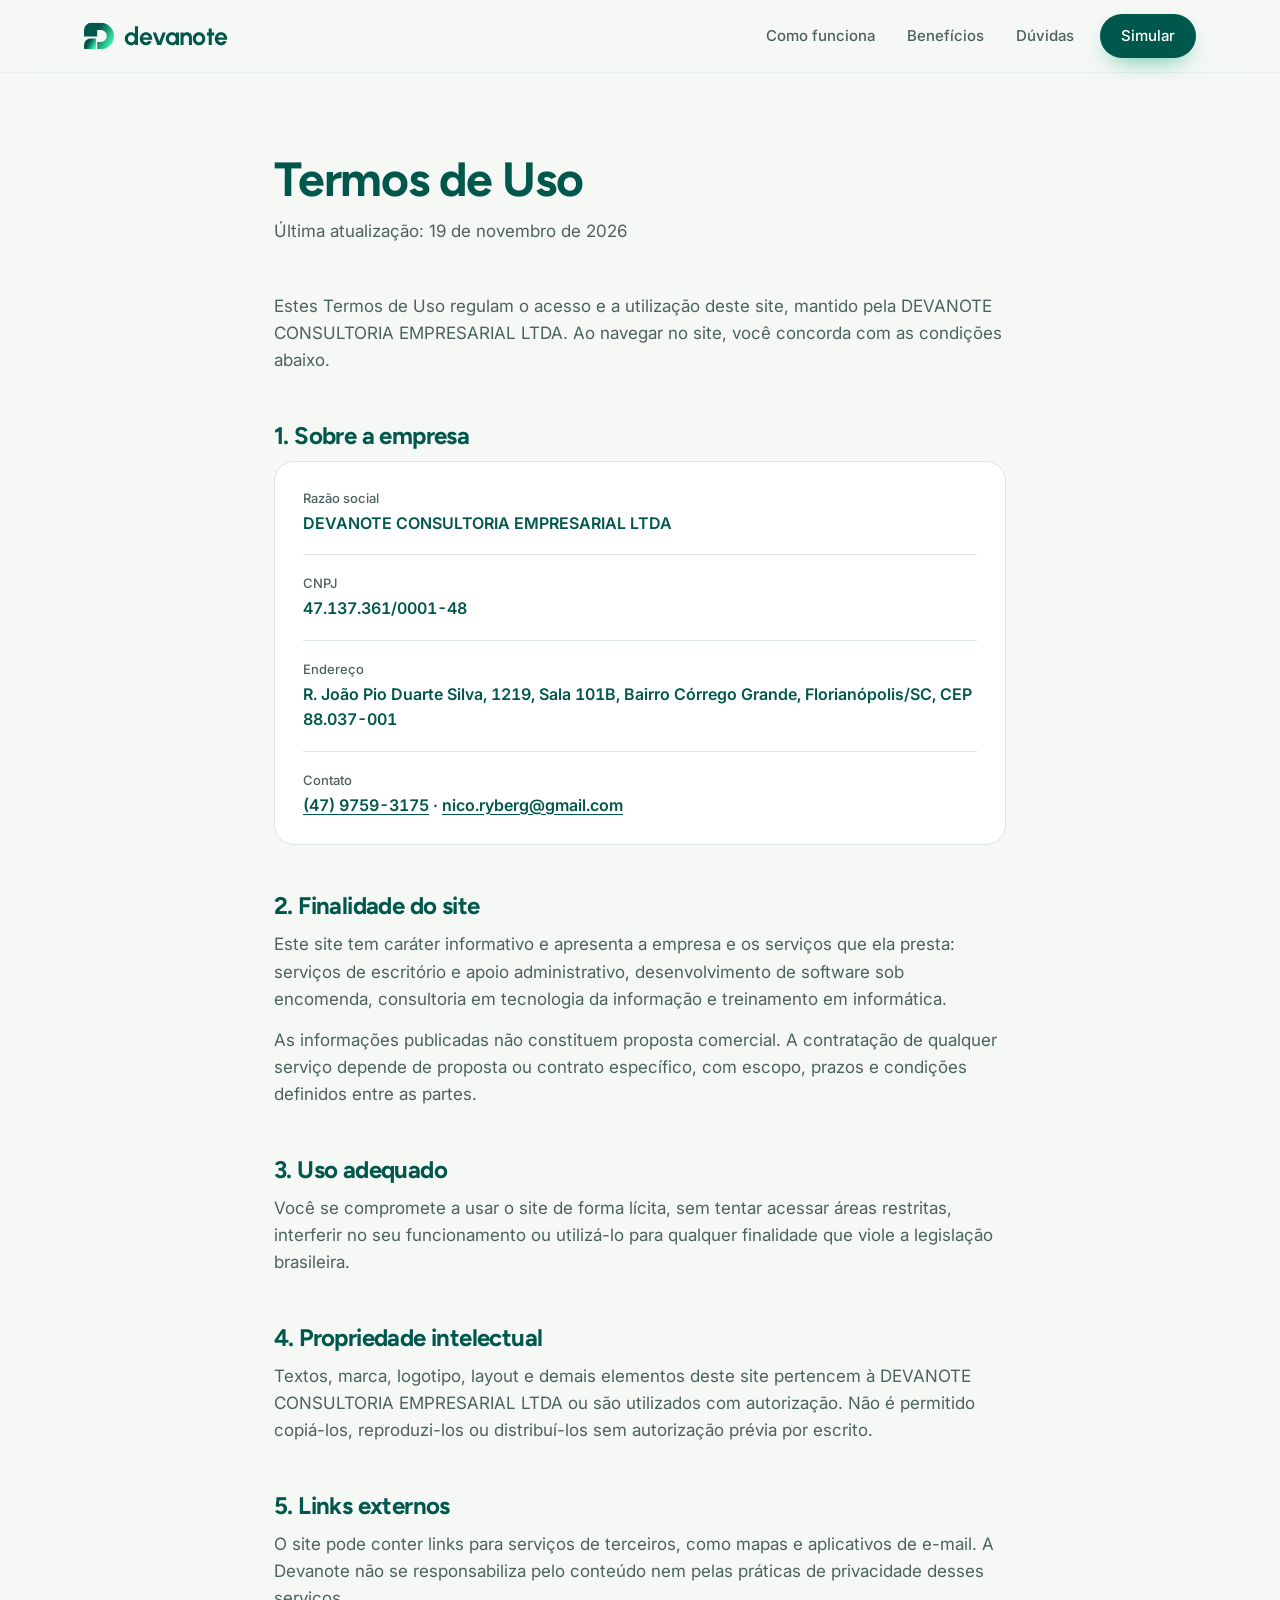
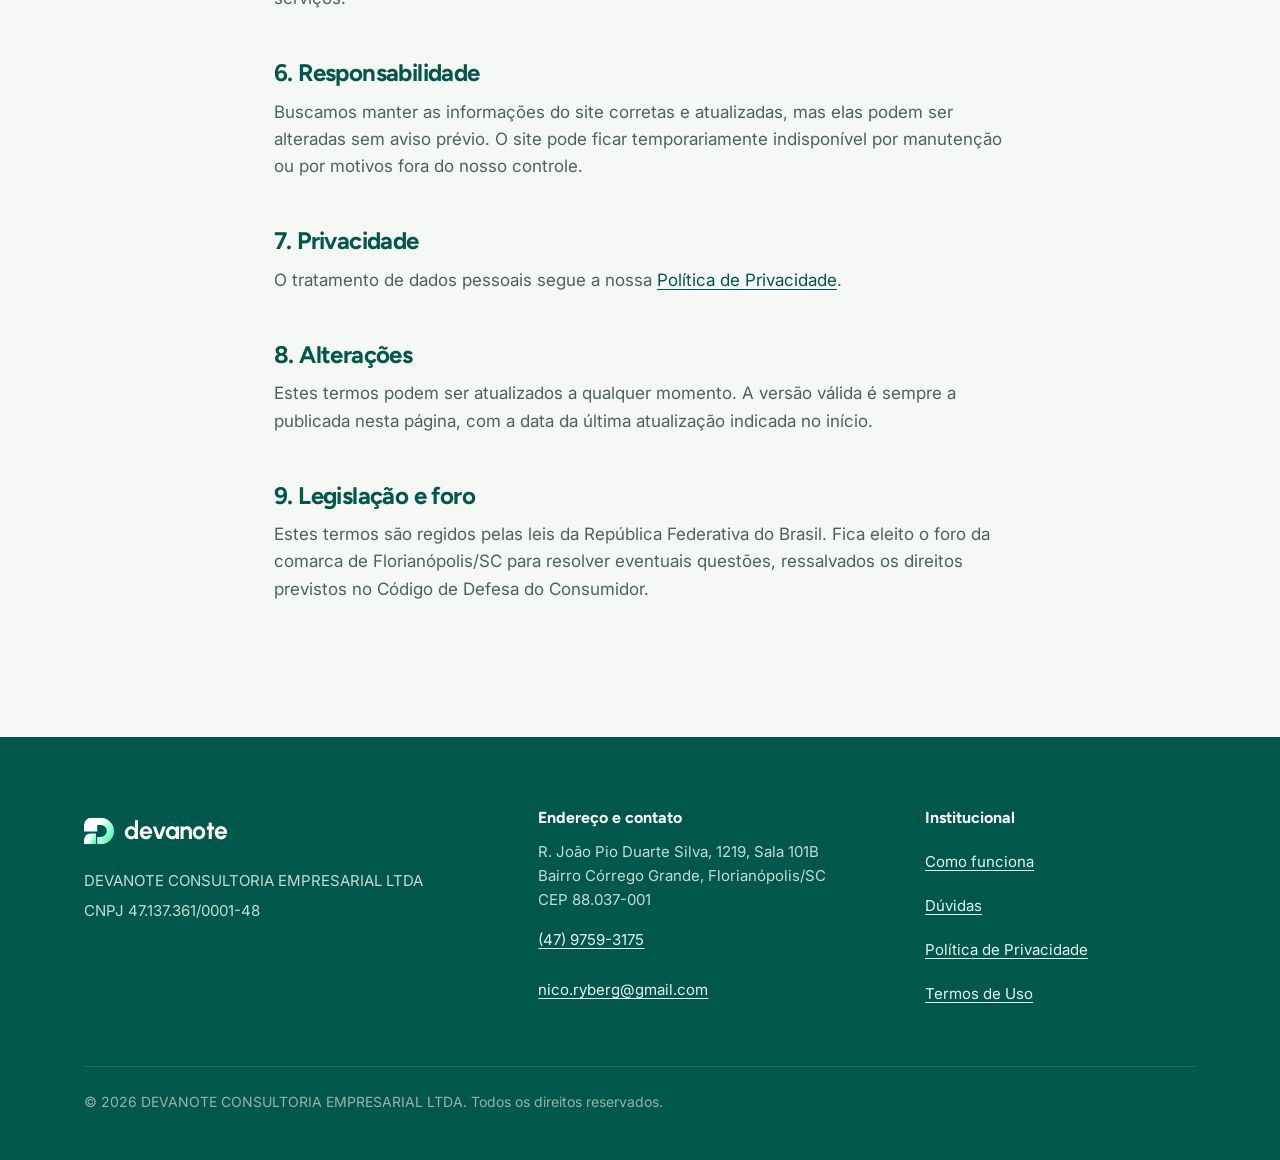
<file: termos.html>
<!doctype html>
<html lang="pt-BR">
<head>
  <meta charset="utf-8">
  <meta name="viewport" content="width=device-width, initial-scale=1">
  <meta name="facebook-domain-verification" content="khko0pmp9ijt2f1lzg5ovkm8bkzavo" />
  <title>Termos de Uso | Devanote</title>
  <meta name="description" content="Termos de uso do site da DEVANOTE CONSULTORIA EMPRESARIAL LTDA, CNPJ 47.137.361/0001-48.">
  <link rel="canonical" href="https://devanote.com.br/termos">
  <meta name="theme-color" content="#001a16">
  <link rel="icon" href="favicon.svg" type="image/svg+xml">
  <link rel="icon" href="favicon-32.png" sizes="32x32" type="image/png">
  <link rel="apple-touch-icon" href="apple-touch-icon.png">
  <link rel="preconnect" href="https://fonts.googleapis.com">
  <link rel="preconnect" href="https://fonts.gstatic.com" crossorigin>
  <link href="https://fonts.googleapis.com/css2?family=Figtree:wght@600;700&family=Inter:wght@400;500;600&family=Urbanist:wght@700&display=swap" rel="stylesheet">
  <link rel="stylesheet" href="styles.css">
</head>
<body>
  <a class="skip-link" href="#conteudo">Pular para o conteúdo</a>
  <svg width="0" height="0" style="position:absolute" aria-hidden="true" focusable="false">
    <defs>
    <linearGradient id="dvCor" x1="0" y1=".25" x2="1" y2=".75"><stop offset="0" stop-color="#00574b"/><stop offset=".38" stop-color="#00574b"/><stop offset="1" stop-color="#43ffb3"/></linearGradient>
    <linearGradient id="dvClaro" x1="0" y1=".25" x2="1" y2=".75"><stop offset="0" stop-color="#FFFFFF"/><stop offset=".42" stop-color="#FFFFFF"/><stop offset="1" stop-color="#43ffb3"/></linearGradient>
    <symbol id="dv-mark" viewBox="0 0 100 88">
      <path d="M0 46V24A24 24 0 0 1 24 0H56A44 44 0 0 1 56 88H44V64H56A20 20 0 0 0 56 24H44V46Z" style="fill:var(--mk,url(#dvCor))"/>
      <path d="M0 88V74A22 22 0 0 1 22 52H40V88Z" style="fill:var(--mk,url(#dvCor))"/>
    </symbol>
  </defs>
  </svg>
  
  <header class="site-header">
    <div class="container header-inner">
      <a class="brand" href="index.html" aria-label="Devanote, início">
        <svg viewBox="0 0 100 88" aria-hidden="true"><use href="#dv-mark"/></svg>
        <span>devanote</span>
      </a>
      <button class="menu-toggle" type="button" aria-expanded="false" aria-controls="menu" aria-label="Abrir menu">
        <svg viewBox="0 0 24 24" fill="none" stroke="currentColor" stroke-width="2" stroke-linecap="round" aria-hidden="true"><line x1="4" y1="7" x2="20" y2="7"/><line x1="4" y1="12" x2="20" y2="12"/><line x1="4" y1="17" x2="20" y2="17"/></svg>
      </button>
      <nav class="nav" id="menu" aria-label="Principal">
        <a href="index.html#sobre">Como funciona</a>
        <a href="index.html#beneficios">Benefícios</a>
        <a href="index.html#faq">Dúvidas</a>
        <a class="btn btn-primary btn-small" href="index.html#simular">Simular</a>
      </nav>
    </div>
  </header>

  <main id="conteudo">
    <article class="legal">
      <div class="container">
        <h1>Termos de Uso</h1>
        <p class="updated">Última atualização: 19 de novembro de 2026</p>

        <p>Estes Termos de Uso regulam o acesso e a utilização deste site, mantido pela DEVANOTE CONSULTORIA EMPRESARIAL LTDA. Ao navegar no site, você concorda com as condições abaixo.</p>

        <h2>1. Sobre a empresa</h2>
        <div class="company-card">
          <dl>
            <div class="row"><dt>Razão social</dt><dd>DEVANOTE CONSULTORIA EMPRESARIAL LTDA</dd></div>
            <div class="row"><dt>CNPJ</dt><dd>47.137.361/0001-48</dd></div>
            <div class="row"><dt>Endereço</dt><dd>R. João Pio Duarte Silva, 1219, Sala 101B, Bairro Córrego Grande, Florianópolis/SC, CEP 88.037-001</dd></div>
            <div class="row"><dt>Contato</dt><dd><a href="tel:+554797593175">(47) 9759-3175</a> · <a href="mailto:nico.ryberg@gmail.com">nico.ryberg@gmail.com</a></dd></div>
          </dl>
        </div>

        <h2>2. Finalidade do site</h2>
        <p>Este site tem caráter informativo e apresenta a empresa e os serviços que ela presta: serviços de escritório e apoio administrativo, desenvolvimento de software sob encomenda, consultoria em tecnologia da informação e treinamento em informática.</p>
        <p>As informações publicadas não constituem proposta comercial. A contratação de qualquer serviço depende de proposta ou contrato específico, com escopo, prazos e condições definidos entre as partes.</p>

        <h2>3. Uso adequado</h2>
        <p>Você se compromete a usar o site de forma lícita, sem tentar acessar áreas restritas, interferir no seu funcionamento ou utilizá-lo para qualquer finalidade que viole a legislação brasileira.</p>

        <h2>4. Propriedade intelectual</h2>
        <p>Textos, marca, logotipo, layout e demais elementos deste site pertencem à DEVANOTE CONSULTORIA EMPRESARIAL LTDA ou são utilizados com autorização. Não é permitido copiá-los, reproduzi-los ou distribuí-los sem autorização prévia por escrito.</p>

        <h2>5. Links externos</h2>
        <p>O site pode conter links para serviços de terceiros, como mapas e aplicativos de e-mail. A Devanote não se responsabiliza pelo conteúdo nem pelas práticas de privacidade desses serviços.</p>

        <h2>6. Responsabilidade</h2>
        <p>Buscamos manter as informações do site corretas e atualizadas, mas elas podem ser alteradas sem aviso prévio. O site pode ficar temporariamente indisponível por manutenção ou por motivos fora do nosso controle.</p>

        <h2>7. Privacidade</h2>
        <p>O tratamento de dados pessoais segue a nossa <a href="privacidade.html">Política de Privacidade</a>.</p>

        <h2>8. Alterações</h2>
        <p>Estes termos podem ser atualizados a qualquer momento. A versão válida é sempre a publicada nesta página, com a data da última atualização indicada no início.</p>

        <h2>9. Legislação e foro</h2>
        <p>Estes termos são regidos pelas leis da República Federativa do Brasil. Fica eleito o foro da comarca de Florianópolis/SC para resolver eventuais questões, ressalvados os direitos previstos no Código de Defesa do Consumidor.</p>
      </div>
    </article>

  </main>

  <footer class="site-footer">
    <div class="container">
      <div class="footer-grid">
        <div>
          <a class="brand" href="index.html" aria-label="Devanote, início">
            <svg viewBox="0 0 100 88" aria-hidden="true"><use href="#dv-mark"/></svg>
            <span>devanote</span>
          </a>
          <p>DEVANOTE CONSULTORIA EMPRESARIAL LTDA</p>
          <p>CNPJ 47.137.361/0001-48</p>
        </div>
        <div>
          <h2>Endereço e contato</h2>
          <p>R. João Pio Duarte Silva, 1219, Sala 101B<br>Bairro Córrego Grande, Florianópolis/SC<br>CEP 88.037-001</p>
          <p><a href="tel:+554797593175">(47) 9759-3175</a></p>
          <p><a href="mailto:nico.ryberg@gmail.com">nico.ryberg@gmail.com</a></p>
        </div>
        <div>
          <h2>Institucional</h2>
          <ul class="footer-links">
            <li><a href="index.html#sobre">Como funciona</a></li>
            <li><a href="index.html#faq">Dúvidas</a></li>
            <li><a href="privacidade.html">Política de Privacidade</a></li>
            <li><a href="termos.html">Termos de Uso</a></li>
          </ul>
        </div>
      </div>
      <p class="footer-bottom">© 2026 DEVANOTE CONSULTORIA EMPRESARIAL LTDA. Todos os direitos reservados.</p>
    </div>
  </footer>

  <script>
    (function () {
      var btn = document.querySelector('.menu-toggle');
      var nav = document.getElementById('menu');
      if (!btn || !nav) return;
      function setOpen(open) {
        nav.classList.toggle('open', open);
        btn.setAttribute('aria-expanded', String(open));
        btn.setAttribute('aria-label', open ? 'Fechar menu' : 'Abrir menu');
      }
      btn.addEventListener('click', function () { setOpen(!nav.classList.contains('open')); });
      nav.addEventListener('click', function (e) { if (e.target.closest('a')) setOpen(false); });
      document.addEventListener('keydown', function (e) { if (e.key === 'Escape') setOpen(false); });
    })();
  </script>
</body>
</html>
</file>
<file: site.css>
/*
  Devanote: identidade
  Azul #00574b · Laranja #43ffb3 · Bege #cfe2dc · Grafite #1F1F1F
  Fonte Figtree · Logo Urbanist
*/
:root{--grao:url("data:image/svg+xml,%3Csvg xmlns='http://www.w3.org/2000/svg' width='140' height='140'%3E%3Cfilter id='n'%3E%3CfeTurbulence type='fractalNoise' baseFrequency='0.85' numOctaves='2' stitchTiles='stitch'/%3E%3C/filter%3E%3Crect width='100%25' height='100%25' filter='url(%23n)'/%3E%3C/svg%3E");--bg:#f6f8f6;--surface:#fff;--surface-2:#eaf3ef;--ink:#0f2b27;--ink-soft:#4c625e;--muted:#5a6e6a;--teal:#43ffb3;--teal-deep:#00c48c;--teal-ink:#00574b;--teal-tint:#dcf8ec;--on-teal:#1f1f1f;--bg-dark:#00211c;--ink-on-dark:#fff;--ink-on-dark-soft:#fff;--focus:#43ffb3;--line:#4c625e24;--line-on-dark:#ffffff1a;--cream:#eaf3ef;--cream-2:#dcf8ec;--cream-line:#4c625e29;--deep:#001a16;--navy:#00574b;--r-sm:12px;--r-md:16px;--r-lg:22px;--shadow:0 26px 64px -30px #00574b66;--shadow-dark:0 40px 90px -40px #000c;--container:1140px;--ease:cubic-bezier(.16,.7,.2,1);--font:"Figtree",ui-sans-serif,system-ui,sans-serif}
*,*::before,*::after{box-sizing:border-box;margin:0;padding:0}
html{scroll-behavior:smooth;-webkit-text-size-adjust:100%;overflow-x:clip}
body{background-color:var(--bg);color:var(--ink);font-family:var(--font);-webkit-font-smoothing:antialiased;background-image:repeating-linear-gradient(90deg,#4c625e0a 0 1px,#0000 1px 88px);background-attachment:fixed;line-height:1.6}
ul,ol{list-style:none}
img,svg,video,canvas{display:block;max-width:100%}
button,input{font:inherit;color:inherit;background:none;border:0}
a{color:inherit}
h1,h2,h3{letter-spacing:-.01em;text-wrap:balance;margin:0;font-weight:600}
.t-thin{color:var(--muted);font-weight:300}
section[id]{scroll-margin-top:84px}
:focus-visible{outline:2px solid var(--focus);outline-offset:3px;border-radius:4px}
@media (prefers-reduced-motion:reduce){html{scroll-behavior:auto}}
.wrap{max-width:var(--container);margin:0 auto;padding:0 24px}
.section{padding:96px 0}
.eyebrow{letter-spacing:.18em;text-transform:uppercase;color:var(--teal-ink);align-items:center;gap:8px;font-size:12px;font-weight:600;display:inline-flex}
.eyebrow svg{color:var(--teal-deep)}
.eyebrow-teal{color:var(--teal)}
.eyebrow-teal svg{color:var(--teal)}
.lead{color:var(--ink-soft);max-width:56ch;font-size:18px;line-height:1.65}
.section-head{flex-direction:column;gap:14px;max-width:64ch;margin-bottom:44px;display:flex}
.section-head h2{font-size:clamp(28px,3.7vw,42px);line-height:1.1}
.btn{cursor:pointer;transition:transform .25s var(--ease),box-shadow .3s ease,background .2s ease;border:1px solid #0000;border-radius:999px;align-items:center;gap:8px;padding:14px 24px;font-family:inherit;font-size:15px;font-weight:600;text-decoration:none;display:inline-flex;min-height:44px}
.btn-primary{background:#ffffff14;color:#fff;border-color:#ffffff38;-webkit-backdrop-filter:blur(10px);backdrop-filter:blur(10px);padding:7px 7px 7px 24px;box-shadow:0 10px 30px -14px #000}
.btn-primary:hover{background:#ffffff22;border-color:#ffffff55}
.btn-ar{display:grid;place-items:center;flex:none;width:38px;height:38px;margin-left:6px;border-radius:50%;background:#43ffb3;color:#00211c;font-style:normal;font-size:17px;line-height:1;transition:transform .3s var(--ease)}
.btn-primary:hover .btn-ar{transform:translateX(3px)}
.btn-lg .btn-ar{width:46px;height:46px;font-size:19px}
.btn-sm .btn-ar{width:30px;height:30px;font-size:14px;margin-left:4px}
.btn-sm.btn-primary{padding-right:5px}
.btn-block.btn-primary{padding:7px 7px 7px 26px;justify-content:space-between}
.site-header.is-solid .btn-primary,.mobile-menu .btn-primary{background:#00574b0f;color:var(--navy);border-color:#00574b33;box-shadow:none}
.site-header.is-solid .btn-primary:hover,.mobile-menu .btn-primary:hover{background:#00574b1c}
.btn-primary:hover{transform:translateY(-2px)}
.btn-block{justify-content:center;width:100%}
.btn-sm{padding:5px 5px 5px 17px;font-size:14px}
.btn-lg{padding:8px 8px 8px 30px;font-size:16px}
.reveal{opacity:0;transition:opacity .9s ease,transform 1s var(--ease);transform:translateY(28px)}
.reveal.is-visible{opacity:1;transform:none}
@media (prefers-reduced-motion:reduce){.reveal{opacity:1;transition:none;transform:none}}
.orb{filter:blur(10px);border-radius:50%;position:absolute}

/* Logo */
.logo{display:inline-flex;align-items:center;gap:10px;text-decoration:none;color:inherit}
.logo svg{width:34px;height:30px;flex:none}
.logo b{font-family:"Urbanist","Figtree",sans-serif;font-weight:700;font-size:25px;letter-spacing:-.03em;line-height:1}

/* Cabeçalho */
.site-header{z-index:60;color:#fff;border-bottom:1px solid #0000;transition:background .3s,box-shadow .3s,border-color .3s,color .3s;position:fixed;top:0;left:0;right:0;--mk:url(#dvClaro)}
.site-header.is-solid{color:var(--ink);background:color-mix(in srgb,var(--bg) 88%,transparent);-webkit-backdrop-filter:blur(14px);backdrop-filter:blur(14px);border-bottom-color:var(--line);--mk:url(#dvCor)}
.site-header.is-solid .logo b{color:var(--navy)}
.header-row{justify-content:space-between;align-items:center;gap:16px;height:76px;display:flex}
.header-logo{align-items:center;display:flex;min-height:44px}
.header-nav{background:color-mix(in srgb,currentColor 8%,transparent);border:1px solid color-mix(in srgb,currentColor 12%,transparent);-webkit-backdrop-filter:blur(10px);backdrop-filter:blur(10px);border-radius:999px;align-items:center;gap:2px;padding:5px;font-size:14px;display:flex;position:absolute;left:50%;transform:translate(-50%)}
.header-nav a{color:inherit;opacity:.82;border-radius:999px;padding:8px 16px;text-decoration:none;transition:background .2s,opacity .2s}
.header-nav a:hover{opacity:1;background:color-mix(in srgb,currentColor 12%,transparent)}
.header-cta{margin-left:auto}
.header-burger{cursor:pointer;width:44px;height:44px;color:inherit;background:0 0;border:none;justify-content:center;align-items:center;display:none}
.burger{background:currentColor;border-radius:2px;width:22px;height:2px;transition:background .2s;display:block;position:relative}
.burger::before,.burger::after{content:"";width:22px;height:2px;transition:transform .25s var(--ease);background:currentColor;border-radius:2px;position:absolute;left:0}
.burger::before{top:-7px}.burger::after{top:7px}
.burger.is-open{background:0 0}
.burger.is-open::before{transform:translateY(7px) rotate(45deg)}
.burger.is-open::after{transform:translateY(-7px) rotate(-45deg)}
.mobile-menu{z-index:59;background:var(--bg);color:var(--ink);animation:menuIn .22s var(--ease);position:fixed;inset:72px 0 0}
.mobile-menu[hidden]{display:none}
.mobile-menu nav{flex-direction:column;padding:20px 24px;display:flex}
.mobile-menu a{border-bottom:1px solid var(--line);padding:18px 6px;font-size:20px;font-weight:600;text-decoration:none}
.mobile-menu .btn{margin-top:22px;justify-content:center}
@keyframes menuIn{0%{opacity:0}to{opacity:1}}

/* Topo (fundo animado no lugar do vídeo) */
.vhero{z-index:1;background:var(--deep);position:relative}
.vhero-sticky{align-items:center;min-height:100vh;display:flex;position:relative;overflow:hidden;padding:110px 0 120px}
.aurora{position:absolute;inset:0;width:100%;height:100%;z-index:0;opacity:0;transition:opacity 1.2s ease}
.aurora.ativo{opacity:1}
.vhero-fallback{position:absolute;inset:0;z-index:0;background:radial-gradient(70% 40% at 80% 45%,#00574b 0%,transparent 70%),radial-gradient(40% 30% at 95% 30%,#43ffb340 0%,transparent 70%),linear-gradient(#002b25,#00211c 55%,#001a16)}
.vhero-scrim{z-index:1;background:linear-gradient(90deg,#001a16d9 0%,#001a1680 30%,#001a1600 58%);position:absolute;inset:0;pointer-events:none}
.vhero-sticky::after{content:"";z-index:2;pointer-events:none;opacity:.14;mix-blend-mode:overlay;background-size:180px 180px;background-image:var(--grao);position:absolute;inset:0}
.vhero-wrap{z-index:3;width:100%;position:relative;display:grid;grid-template-columns:1.1fr .9fr;align-items:center;gap:40px}
.vhero-content{z-index:3;color:#fff;flex-direction:column;gap:20px;max-width:640px;display:flex;position:relative}
.vhero-eyebrow{letter-spacing:.18em;text-transform:uppercase;color:var(--teal);align-items:center;gap:8px;font-size:12px;font-weight:600;display:inline-flex}
.vhero-title{letter-spacing:-.03em;color:#fff;font-size:clamp(44px,7vw,88px);font-weight:600;line-height:1}
.vhero-title .t-thin{color:#fff;font-weight:300}
.vhero-title .t-lar{color:#43ffb3}
.vhero-sub{color:#fff;max-width:44ch;font-size:clamp(17px,2vw,20px);line-height:1.5}
.vhero-actions{margin-top:6px}
.vhero-trust{flex-wrap:wrap;gap:22px;margin:16px 0 0;padding:0;list-style:none;display:flex}
.vhero-trust li{color:#fff;align-items:center;gap:8px;font-size:14px;display:inline-flex}
.vhero-trust svg{color:var(--teal)}
.vhero-cue{z-index:3;color:#fff;letter-spacing:.24em;text-transform:uppercase;flex-direction:column;align-items:center;gap:10px;font-size:10px;display:flex;position:absolute;bottom:30px;left:50%;transform:translate(-50%)}
.vhero-cue-line{transform-origin:top;background:linear-gradient(#fffc,#0000);width:1px;height:38px;animation:1.8s ease-in-out infinite cue}
@keyframes cue{0%,to{opacity:.4;transform:scaleY(.5)}50%{opacity:1;transform:scaleY(1)}}

/* Cena do celular no topo, toca por tempo (--p de 0 a 1) */
.cena{--p:0;position:relative;height:540px;z-index:3}
.flutua{position:absolute;inset:0;animation:6s ease-in-out infinite flutuar}
@keyframes flutuar{0%,to{transform:translateY(0)}50%{transform:translateY(-8px)}}
.celular{position:absolute;left:50%;top:40px;width:236px;height:472px;border-radius:40px;padding:10px;background:linear-gradient(155deg,#4a4a4d 0%,#1b1b1d 44%,#37373a 100%);box-shadow:0 60px 100px -40px #000d,inset 0 0 0 2px #0a0a0a;transform:translateX(-50%) translateY(calc((1 - var(--p)) * 30px)) rotate(calc((1 - var(--p)) * -6deg))}
.tela{position:relative;height:100%;border-radius:31px;overflow:hidden;padding:44px 16px 16px;background:linear-gradient(180deg,#f6f8f6,#eaf3ef);color:var(--ink);font-size:12px}
.tela::before{content:"";position:absolute;top:12px;left:50%;width:76px;height:22px;border-radius:999px;background:#000;transform:translateX(-50%)}
.tela-topo{display:flex;align-items:center;justify-content:space-between;margin-bottom:16px}
.tela-topo b{font-weight:600;font-size:13px}
.tela-topo svg{width:22px;height:20px;--mk:url(#dvCor)}
.tela-saldo{border-radius:18px;padding:14px;background:linear-gradient(150deg,#00574b,#001a16);color:#fff}
.tela-saldo small{display:block;color:#fff;font-size:11px}
.tela-saldo strong{display:block;margin-top:4px;font-size:22px;font-weight:600;letter-spacing:-.02em;font-variant-numeric:tabular-nums;white-space:nowrap}
.tela-barra{height:6px;border-radius:999px;background:#dcf8ec;margin-top:14px;overflow:hidden}
.tela-barra span{display:block;height:100%;width:calc(var(--p) * 100%);background:linear-gradient(90deg,#00574b,#43ffb3)}
.tela-rotulo{margin-top:6px;font-size:10px;color:var(--muted)}
.tela-linha{display:flex;align-items:center;gap:10px;margin-top:10px;padding:10px;border-radius:14px;background:#fff;border:1px solid #dcf8ec;opacity:clamp(0,calc((var(--p) - .55) * 6),1);transform:translateY(calc(clamp(0,calc((.72 - var(--p)) * 60),1) * 10px))}
.tela-linha i{flex:none;width:28px;height:28px;border-radius:50%;display:grid;place-items:center;background:var(--teal-tint);color:var(--teal-ink);font-style:normal}
.tela-linha span{flex:1;min-width:0;line-height:1.3}
.tela-linha em{display:block;font-style:normal;font-weight:700;font-size:13px;color:var(--teal-ink);white-space:nowrap}
.aviso{position:absolute;left:4%;top:4px;width:250px;display:flex;align-items:center;gap:10px;padding:11px 14px;border-radius:16px;background:#02231edb;border:1px solid #ffffff24;color:#e6f5ef;font-size:12.5px;line-height:1.3;-webkit-backdrop-filter:blur(10px);backdrop-filter:blur(10px);box-shadow:0 18px 40px -20px #000000b3;opacity:clamp(0,calc((var(--p) - .3) * 6),1);transform:translateY(calc(clamp(0,calc((.5 - var(--p)) * 6),1) * -16px))}
.aviso svg{flex:none;width:30px;height:28px;--mk:url(#dvClaro)}
.aviso b{display:block;font-weight:600}
.aviso small{color:#9db0ab}
.valor-badge{position:absolute;right:2%;top:250px;padding:14px 20px;border-radius:16px;background:linear-gradient(150deg,#43ffb3,#00c48c);color:#1f1f1f;font-size:26px;font-weight:700;letter-spacing:-.02em;box-shadow:0 24px 50px -20px #43ffb3aa;opacity:clamp(0,calc((var(--p) - .62) * 6),1);transform:scale(calc(.9 + clamp(0,calc((var(--p) - .62) * 6),1) * .1))}

/* Como funciona: cards na horizontal guiados pela rolagem */
.cf{z-index:2;background:var(--bg);border-radius:42px 42px 0 0;height:230vh;margin-top:-6vh;position:relative;overflow-x:clip}
.cf-sticky{flex-direction:column;justify-content:center;gap:clamp(20px,3.4vh,36px);height:100vh;display:flex;position:sticky;top:0;overflow:hidden}
.cf-head{flex-direction:column;gap:10px;display:flex}
.cf-head h2{font-size:clamp(26px,3.2vw,40px);line-height:1.08}
.cf-viewport{align-items:center;display:flex;overflow:hidden}
.cf-track{will-change:transform;gap:20px;padding-inline:max(24px,50vw - 700px) 24px;display:flex}
.cf-card{background:var(--surface);border:1px solid var(--cream-line);opacity:.4;height:40vh;min-height:320px;transition:opacity .45s ease,transform .45s var(--ease),box-shadow .45s ease;border-radius:24px;flex:0 0 min(46vw,560px);display:flex;overflow:hidden;transform:scale(.95);box-shadow:0 26px 52px -38px #00574b4d}
.cf-card.is-focus{opacity:1;transform:scale(1);box-shadow:0 40px 70px -36px #00574b7a}
.cf-card-media{flex:1;place-items:center;display:grid;position:relative;overflow:hidden}
.cf-card-img{will-change:transform;place-items:center;width:120%;height:100%;display:grid;position:relative}
.cf-card-bignum{letter-spacing:-.04em;color:#ffffff24;font-variant-numeric:tabular-nums;font-size:clamp(64px,9vw,120px);font-weight:600;line-height:1;position:absolute;bottom:-.18em;right:-.05em}
.cfm{z-index:1;background:#fff;border-radius:16px;flex-direction:column;gap:9px;width:min(72%,216px);padding:16px 18px;display:flex;position:relative;transform:rotate(-3deg);box-shadow:0 26px 50px -22px #00000080}
.cfm-center{text-align:center;align-items:center;gap:7px}
.cfm-cap{letter-spacing:.08em;text-transform:uppercase;color:var(--muted);font-size:10.5px;font-weight:600}
.cfm-value{color:var(--ink);letter-spacing:-.02em;font-variant-numeric:tabular-nums;font-size:28px;font-weight:700}
.cfm-value.sm{font-size:20px}
.cfm-slider{background:var(--surface-2);border-radius:99px;height:6px;margin:2px 0 4px;position:relative}
.cfm-slider span{background:var(--teal);border-radius:99px;width:58%;height:100%;position:absolute;top:0;left:0}
.cfm-slider::after{content:"";border:3px solid var(--teal);background:#fff;border-radius:50%;width:14px;height:14px;position:absolute;top:50%;left:58%;transform:translate(-50%,-50%)}
.cfm-row{color:var(--ink-soft);border-top:1px solid var(--line);justify-content:space-between;align-items:center;padding-top:8px;font-size:12px;display:flex}
.cfm-row b{color:var(--ink);font-variant-numeric:tabular-nums}
.cfm-badge{background:var(--teal);color:#1f1f1f;border-radius:50%;place-items:center;width:46px;height:46px;display:grid}
.cfm-amount{color:var(--teal-ink);letter-spacing:-.02em;font-variant-numeric:tabular-nums;font-size:26px;font-weight:700}
.cfm-line{background:var(--surface-2);border-radius:5px;height:8px}
.cfm-line.w70{width:70%}.cfm-line.w45{width:45%}
.cfm-hrow{color:var(--ink-soft);justify-content:space-between;font-size:12px;display:flex}
.cfm-hrow b{color:var(--ink);font-variant-numeric:tabular-nums}
.cfm-hrow.neg b{color:#c24a3d}
.cfm-hrow.total{border-top:1px solid var(--line);margin-top:2px;padding-top:6px}
.cfm-hrow.total b{color:var(--teal-ink)}
.cf-glow{pointer-events:none;z-index:0;filter:blur(18px);background:radial-gradient(circle,#43ffb329,#0000 62%);border-radius:50%;width:940px;max-width:120%;height:520px;position:absolute;top:-18%;left:50%;transform:translate(-50%)}
.cf-head,.cf-viewport,.cf-foot{z-index:1;position:relative}
.cf-card-body{flex-direction:column;flex:.85;gap:8px;padding:clamp(20px,2.6vw,32px);display:flex}
.cf-media-icon{background:linear-gradient(150deg,var(--teal-tint),#fff);width:54px;height:54px;color:var(--teal-ink);box-shadow:0 14px 26px -14px #00574b59,inset 0 0 0 1px var(--cream-line);border-radius:16px;place-items:center;margin-bottom:2px;display:grid}
.cf-step{letter-spacing:.2em;text-transform:uppercase;color:var(--muted);font-size:11px;font-weight:600}
.cf-card-body h3{font-size:clamp(20px,2.2vw,27px);line-height:1.08}
.cf-card-body p{color:var(--ink-soft);max-width:32ch;font-size:14.5px}
.cf-foot{align-items:center;gap:18px;display:flex}
.cf-hint{letter-spacing:.2em;text-transform:uppercase;color:var(--muted);white-space:nowrap;font-size:11px}
.cf-progress{background:var(--cream-line);border-radius:99px;flex:1;height:4px;overflow:hidden}
.cf-progress-fill{background:linear-gradient(90deg,var(--navy),var(--teal));border-radius:99px;width:0;height:100%;display:block}
.cf-indicators{flex:none;gap:6px;display:flex}
.cf-dot{cursor:pointer;color:var(--muted);opacity:.6;background:0 0;border:none;font-family:inherit;font-size:12px;font-weight:600;transition:color .3s,opacity .3s;min-width:32px;min-height:44px}
.cf-dot.on{color:var(--teal-ink);opacity:1}
.cf-nav{flex:none;gap:8px;display:flex}
.cf-nav button{border:1px solid var(--line);background:var(--surface);width:44px;height:44px;color:var(--ink);cursor:pointer;border-radius:50%;place-items:center;transition:border-color .2s,transform .15s;display:grid}
.cf-nav button:hover{border-color:var(--teal);transform:translateY(-1px)}

/* Benefícios: painel preso com conversa no WhatsApp */
.beneficios2{z-index:3;background:var(--bg);border-radius:40px 40px 0 0;height:230vh;margin-top:-5vh;position:relative}
.ben2-pin{align-items:center;height:100vh;display:flex;position:sticky;top:0;overflow:hidden}
.wrap-wide{width:100%;max-width:1440px;margin:0 auto;padding:0 20px}
.ben2-panel{background:var(--cream);border-radius:36px;padding:clamp(28px,3vw,52px);position:relative;overflow:visible}
.particles{z-index:0;pointer-events:none;border-radius:36px;position:absolute;inset:0;width:100%;height:100%;overflow:hidden}
.ben2-panel-inner{z-index:1;position:relative}
.ben2-head{flex-direction:column;gap:14px;max-width:46ch;margin-bottom:34px;display:flex}
.ben2-head h2{font-size:clamp(30px,3.4vw,44px);line-height:1.08}
.ben2-body{grid-template-columns:1fr minmax(300px,360px);align-items:stretch;gap:clamp(32px,4vw,72px);display:grid}
.ben2-left{flex-direction:column;justify-content:center;display:flex}
.ben2-cards{flex-direction:column;gap:14px;display:flex}
.ben2-card{border-radius:var(--r-md);opacity:.4;background:0 0;border:1px solid #0000;align-items:center;gap:18px;padding:22px 24px;transition:opacity .45s,background .45s,border-color .45s,box-shadow .45s;display:flex;position:relative}
.ben2-card.is-active{opacity:1;background:var(--surface);border-color:var(--teal);box-shadow:0 30px 54px -30px #00574b80}
.ben2-icon{background:var(--teal-tint);width:46px;height:46px;color:var(--teal-ink);border-radius:12px;flex:none;place-items:center;display:grid}
.ben2-card-txt{flex-direction:column;gap:3px;display:flex}
.ben2-tag{letter-spacing:.14em;text-transform:uppercase;color:var(--teal-ink);font-size:11px;font-weight:600}
.ben2-card h3{font-size:17px}
.ben2-card p{color:var(--ink-soft);opacity:0;max-height:0;transition:max-height .45s var(--ease),opacity .4s ease,margin-top .45s var(--ease);font-size:13.5px;overflow:hidden}
.ben2-card.is-active p{opacity:1;max-height:44px;margin-top:3px}
.ben2-num{color:var(--muted);font-size:12px;font-weight:600;position:absolute;top:16px;right:20px}
.ben2-phone-col{justify-content:center;align-items:center;display:flex;position:relative}
.ben2-phone-col .phone{flex:none;width:100%;max-width:340px;margin:0;transform:none}
.ben2-phone-col .phone-screen{height:clamp(600px,80vh,780px)}
.phone{background:linear-gradient(155deg,#4a4a4d 0%,#1b1b1d 44%,#37373a 100%);border-radius:64px;width:352px;max-width:100%;margin:0 auto;padding:11px;position:relative;box-shadow:0 70px 120px -50px #001a16c7,inset 0 0 0 2px #0a0a0a}
.phone::before{content:"";background:#111;border-radius:3px 0 0 3px;width:3px;height:34px;position:absolute;top:150px;left:-2px;box-shadow:0 54px #111,0 108px #111}
.phone::after{content:"";background:#111;border-radius:0 3px 3px 0;width:3px;height:98px;position:absolute;top:178px;right:-2px}
.phone-island{z-index:6;background:#000;border-radius:18px;width:108px;height:32px;position:absolute;top:24px;left:50%;transform:translate(-50%)}
.phone-screen{background:#0b141a;border-radius:54px;flex-direction:column;height:clamp(500px,62vh,600px);display:flex;overflow:hidden}
.phone-screen{background:linear-gradient(#f6f8f6,#eaf3ef)}
.wa-top{background:#ffffffcc;-webkit-backdrop-filter:blur(12px);backdrop-filter:blur(12px);border-bottom:1px solid #0f2b2712;align-items:center;gap:10px;padding:52px 18px 14px;display:flex}
.wa-avatar,.wa-av{background:linear-gradient(135deg,#43ffb3,#00a374);border-radius:50%;place-items:center;flex:none;display:grid}
.wa-avatar{width:36px;height:36px}
.wa-avatar svg{width:20px;height:18px;--mk:#00211c}
.wa-id strong{color:#0f2b27;font-size:14px;font-weight:600;display:block}
.wa-id span{color:#5a6e6a;font-size:11px;display:flex;align-items:center;gap:5px}
.wa-on{width:6px;height:6px;border-radius:50%;background:#43ffb3;box-shadow:0 0 0 3px #43ffb32e}
.wa-chat{flex-direction:column;flex:1;gap:10px;padding:16px 14px;display:flex;overflow:hidden}
.wa-chat>:first-child{margin-top:auto}
.wa-row{display:flex;align-items:flex-end;gap:7px;animation:waIn .38s cubic-bezier(.22,1,.36,1) both}
.wa-row.me{justify-content:flex-end;--dx:20px}
.wa-row.them{--dx:-20px}
.wa-av{width:24px;height:24px}
.wa-av svg{width:13px;height:12px;--mk:#00211c}
.wa-msg{max-width:78%;border-radius:18px;padding:9px 13px;font-size:13.5px;line-height:1.42}
.wa-msg.me{color:#fff;background:linear-gradient(90deg,#00a374,#00574b);border-top-right-radius:6px;box-shadow:0 8px 20px -8px #00a37480}
.wa-msg.them{color:#0f2b27;background:#fff;border:1px solid #0f2b2712;border-top-left-radius:6px;box-shadow:0 6px 16px -8px #00574b40;-webkit-backdrop-filter:blur(6px);backdrop-filter:blur(6px)}
@keyframes waIn{0%{opacity:0;transform:translate(var(--dx),12px) scale(.96)}to{opacity:1;transform:none}}
.wa-typing{display:inline-flex;align-items:center;gap:4px;padding:12px 14px}
.wa-typing span{background:#8a9e99;border-radius:50%;width:7px;height:7px;animation:.8s ease-in-out infinite waTyping}
.wa-typing span:nth-child(2){animation-delay:.15s}
.wa-typing span:nth-child(3){animation-delay:.3s}
@keyframes waTyping{0%,to{opacity:.4;transform:translateY(0)}50%{opacity:1;transform:translateY(-4px)}}
.wa-bar{background:#ffffffcc;border-top:1px solid #0f2b2712;padding:10px 12px 14px}
.wa-input{display:flex;align-items:center;gap:8px;border:1px solid #0f2b271f;background:#fff;border-radius:14px;padding:6px 6px 6px 14px;color:#8a9e99;font-size:12px}
.wa-input span{flex:1}
.wa-send{display:grid;place-items:center;width:30px;height:30px;border-radius:10px;background:#43ffb3;color:#00211c;font-style:normal}

/* Dúvidas */
.faq{z-index:4;background:var(--bg);border-radius:42px 42px 0 0;margin-top:-5vh;padding:calc(104px + 5vh) 0 104px;position:relative}
.faq-list{flex-direction:column;gap:16px;max-width:940px;margin:0 auto;display:flex}
.faq-item{background:var(--surface);border:1px solid var(--line);border-radius:22px;transition:box-shadow .3s,border-color .3s;box-shadow:0 18px 40px -34px #00574b59}
.faq-item.is-open{box-shadow:0 26px 50px -30px #00574b66}
.faq-head{cursor:pointer;text-align:left;background:0 0;border:none;grid-template-columns:auto 1fr auto;align-items:center;gap:22px;width:100%;padding:20px 24px;font-family:inherit;display:grid}
.faq-toggle{background:var(--surface-2);width:46px;height:46px;color:var(--ink);border-radius:50%;flex:none;place-items:center;transition:background .25s,color .25s;display:grid}
.faq-toggle .i-x{display:none}
.faq-item.is-open .faq-toggle{background:var(--navy);color:#fff}
.faq-item.is-open .faq-toggle .i-x{display:block}
.faq-item.is-open .faq-toggle .i-mais{display:none}
.faq-q-text{color:var(--ink);font-size:19px;font-weight:600;line-height:1.25}
.faq-tag{letter-spacing:.16em;text-transform:uppercase;color:var(--muted);border:1px solid var(--line);white-space:nowrap;border-radius:999px;padding:7px 15px;font-size:11px;font-weight:600}
.faq-body{height:0;transition:height .32s var(--ease);overflow:hidden}
.faq-body-inner{padding:0 24px 22px 92px}
.faq-body-inner p{color:var(--ink-soft);max-width:70ch;font-size:16px}

/* Simular */
.simular{z-index:5;color:var(--ink-on-dark);background:radial-gradient(60% 55% at 72% 38%,#004d42 0%,#0000 70%),radial-gradient(45% 50% at 0 100%,#003e36 0%,#0000 70%),radial-gradient(30% 40% at 100% 20%,#43ffb326 0%,#0000 70%),linear-gradient(#002b25 0%,#00211c 55%,#001a16 100%);border-radius:42px 42px 0 0;margin-top:-5vh;padding:calc(96px + 5vh) 0 96px;position:relative;overflow:hidden}
.simular-atmo{pointer-events:none;position:absolute;inset:0}
.simular::after{content:"";position:absolute;inset:0;pointer-events:none;opacity:.14;mix-blend-mode:overlay;background-image:var(--grao);background-size:180px 180px;z-index:0}
.simular-grid{z-index:1}
.simular-atmo .orb{display:none}
.cursor-aura{pointer-events:none;opacity:0;z-index:0;filter:blur(24px);will-change:transform,opacity;background:radial-gradient(circle,#43ffb329,#0000 62%);border-radius:50%;width:620px;height:620px;transition:opacity .4s;position:absolute;top:0;left:0}
.simular-grid{grid-template-columns:1fr .82fr;align-items:center;gap:56px;display:grid;position:relative}
.simular-copy{flex-direction:column;gap:18px;display:flex}
.simular-copy h2{color:#fff;font-size:clamp(28px,3.6vw,42px);line-height:1.1}
.simular-copy .t-thin{color:#fff}
.simular-lead{color:#fff;max-width:48ch;font-size:18px;line-height:1.62}
.simwrap{place-items:center;display:grid;position:relative}
.simcard{-webkit-backdrop-filter:blur(20px);backdrop-filter:blur(20px);width:min(370px,100%);box-shadow:var(--shadow-dark);background:linear-gradient(160deg,#ffffff17,#ffffff08);border:1px solid #ffffff1f;border-radius:26px;padding:28px;position:relative}
.sim-ct{color:#fff;justify-content:space-between;align-items:center;font-size:13px;display:flex;gap:10px}
.pill{white-space:nowrap;color:var(--teal);letter-spacing:.03em;background:#43ffb329;border-radius:999px;align-items:center;gap:5px;padding:6px 11px;font-size:11px;font-weight:700;display:inline-flex}
.sim-val{color:#fff;font-variant-numeric:tabular-nums;margin-top:14px;font-size:44px;font-weight:600}
.sim-range{font-size:12px}
.sim-row{color:#fff;border-top:1px solid #ffffff1a;justify-content:space-between;padding:13px 0;font-size:14px;display:flex}
.sim-row b{color:#fff;font-variant-numeric:tabular-nums;font-weight:600}
.sim-cta{margin-top:16px}
.sim-input{appearance:none;-webkit-appearance:none;background:linear-gradient(90deg,var(--teal) var(--pct,56%),#ffffff24 var(--pct,56%));cursor:pointer;border-radius:99px;width:100%;height:8px;margin:18px 0 8px}
.sim-input::-webkit-slider-thumb{-webkit-appearance:none;border:3px solid var(--teal);cursor:grab;background:#f2f7f5;border-radius:50%;width:24px;height:24px;transition:transform .15s;box-shadow:0 4px 12px #0006}
.sim-input::-webkit-slider-thumb:active{cursor:grabbing;transform:scale(1.1)}
.sim-input::-moz-range-thumb{border:3px solid var(--teal);cursor:grab;background:#f2f7f5;border-radius:50%;width:22px;height:22px}
.sim-input:focus-visible{outline:2px solid var(--focus);outline-offset:5px}
.sim-note{color:#fff;text-align:center;margin-top:12px;font-size:12px}

/* Rodapé */
.site-footer{background:var(--surface);border-top:1px solid var(--line);padding:56px 0 40px;position:relative;z-index:6}
.footer-top{border-bottom:1px solid var(--line);flex-wrap:wrap;justify-content:space-between;align-items:center;gap:24px;padding-bottom:28px;display:flex}
.footer-brand{flex-direction:column;gap:10px;display:flex;--mk:url(#dvCor)}
.footer-brand .logo{min-height:44px}
.footer-brand .logo b{color:var(--navy)}
.footer-links{color:var(--ink-soft);flex-wrap:wrap;gap:8px 24px;font-size:14px;display:flex}
.footer-links a{text-decoration:none;display:inline-flex;align-items:center;min-height:44px}
.footer-links a:hover{color:var(--teal-ink)}
.footer-legal{flex-direction:column;gap:8px;padding-top:24px;display:flex}
.footer-legal p{color:var(--muted);max-width:90ch;font-size:12.5px;line-height:1.6}
.footer-legal a{display:inline-flex;align-items:center;min-height:44px}
.footer-entity{color:var(--ink-soft);font-weight:600}
.footer-copy{margin-top:6px}

/* Botão fixo no celular */
.sticky-cta{z-index:55;transition:transform .3s var(--ease);display:none;position:fixed;bottom:0;left:0;right:0;transform:translateY(120%)}
.sticky-cta.is-visible{transform:none}
.sticky-cta-inner{background:var(--deep);color:#fff;padding:12px 16px calc(12px + env(safe-area-inset-bottom));border-top:1px solid #ffffff1a;justify-content:space-between;align-items:center;gap:12px;display:flex}
.sticky-cta-text{flex-direction:column;line-height:1.2;display:flex}
.sticky-cta-text strong{font-size:14px}
.sticky-cta-text span{color:#fff;font-size:12px}

/* Títulos com letras animadas */
.gs{display:inline}
.gs-char{white-space:pre;opacity:0;filter:blur(6px);transition:opacity .5s ease,transform .55s var(--ease),filter .5s ease;display:inline-block;transform:translateY(.4em)}
.gs.in .gs-char{opacity:1;filter:none;transform:none}

/* Responsivo */
@media (max-width:880px){
  .section{padding:64px 0}
  .header-nav,.header-cta{display:none}
  .header-burger{display:flex}
  .vhero-sticky{padding:104px 0 40px;min-height:auto}
  .vhero-wrap{grid-template-columns:1fr;gap:12px}
  .vhero-scrim{background:linear-gradient(#001a16cc,#001a1666 60%,#001a16cc)}
  .vhero-cue{display:none}
  .cena{height:500px;max-width:420px;width:100%;margin:0 auto}
  .sticky-cta{display:block}
  .simular-grid{grid-template-columns:1fr;gap:36px}
  .beneficios2{height:auto;box-shadow:none;border-radius:0;margin-top:0}
  .ben2-pin{height:auto;padding:56px 0;display:block;position:static;overflow:visible}
  .ben2-body{grid-template-columns:1fr;gap:28px}
  .ben2-phone-col{order:-1}
  .ben2-card{opacity:1;background:var(--surface);border-color:var(--cream-line)}
  .ben2-card p{opacity:1;max-height:60px;margin-top:3px}
  .ben2-phone-col .phone-screen{height:clamp(500px,62vh,600px)}
}
@media (max-width:860px){
  .cf{height:auto}
  .cf-sticky{height:auto;padding:64px 0;display:block;position:static;overflow:visible}
  .cf-viewport{display:block;overflow:visible}
  .cf-track{flex-direction:column;gap:18px;margin-top:28px;padding-inline:20px;transform:none!important}
  .cf-card{flex-direction:column;flex:none;width:100%;height:auto;opacity:1!important;transform:none!important}
  .cf-card-media{flex:none;height:190px}
  .cf-card-img{width:100%;transform:none!important}
  .cf-foot{display:none}
  .cf,.faq,.simular{box-shadow:none;border-radius:0;margin-top:0}
  .faq,.simular{padding:88px 0}
}
@media (max-width:560px){
  .vhero-content{gap:16px}
  .vhero-trust{gap:14px}
  .vhero-trust li{font-size:13px}
  .faq-head{grid-template-columns:auto 1fr;gap:16px;padding:16px 18px}
  .faq-tag{display:none}
  .faq-q-text{font-size:17px}
  .faq-body-inner{padding:0 18px 18px 78px}
  .aviso{left:0;width:230px}
  .valor-badge{right:0;font-size:22px}
  .sim-val{font-size:38px}
}
@media (prefers-reduced-motion:reduce){
  .vhero-cue-line,.flutua{animation:none}
  .gs-char{opacity:1!important;filter:none!important;transition:none!important;transform:none!important}
  .cf{height:auto}
  .cf-sticky{height:auto;padding:72px 0;display:block;position:static;overflow:visible}
  .cf-viewport{overflow:visible}
  .cf-track{flex-direction:column;gap:20px;transform:none!important}
  .cf-card{flex-direction:column;width:100%;height:auto;opacity:1!important;transform:none!important}
  .cf-card-media{flex:none;height:200px}
  .cf-foot{display:none}
}
</file>
<file: styles.css>
/*
  Devanote: identidade da marca
  Roxo #00574b · Marinho #00574b · Claro #eaf3ef
  Títulos Figtree · Corpo Inter · Logo Urbanist
*/
:root {
  --purple: #00574b;
  --purple-dark: #002b25;
  --purple-text: #00574b;
  --purple-soft: #dcf8ec;
  --purple-light: #43ffb3;
  --navy: #00574b;
  --navy-2: #00574b;
  --bg: #f6f8f6;
  --gray: #eaf3ef;
  --surface: #FFFFFF;
  --ink: #00574b;
  --ink-soft: #4c625e;
  --line: #dce5e1;
  --radius: 20px;
  --radius-sm: 12px;
  --max: 1160px;
  --font-title: "Figtree", "Inter", "Segoe UI", Arial, sans-serif;
  --font-body: "Inter", "Segoe UI", Arial, sans-serif;
  --font-logo: "Urbanist", "Figtree", Arial, sans-serif;
  --shadow: 0 1px 2px rgba(0, 87, 75, 0.04), 0 12px 32px -12px rgba(0, 163, 116, 0.18);
}

*, *::before, *::after { box-sizing: border-box; }

html { scroll-behavior: smooth; scroll-padding-top: 88px; -webkit-text-size-adjust: 100%; }

body {
  margin: 0;
  background: var(--bg);
  color: var(--ink);
  font-family: var(--font-body);
  font-size: 16px;
  line-height: 1.6;
  -webkit-font-smoothing: antialiased;
  overflow-x: clip;
}

img, svg { display: block; max-width: 100%; }

a { color: var(--purple-text); text-underline-offset: 3px; }
a:hover { color: var(--purple-dark); }

:focus-visible { outline: 3px solid var(--purple); outline-offset: 3px; border-radius: 6px; }

h1, h2, h3 {
  font-family: var(--font-title);
  font-weight: 700;
  letter-spacing: -0.025em;
  line-height: 1.1;
  margin: 0;
  text-wrap: balance;
}

p { margin: 0; }

.container { width: 100%; max-width: var(--max); margin: 0 auto; padding: 0 24px; }

.skip-link {
  position: absolute; left: 16px; top: -48px;
  background: var(--purple); color: #fff; padding: 10px 16px; border-radius: 999px;
  z-index: 100;
}
.skip-link:focus { top: 12px; color: #fff; }

/* Marca */
.brand { display: inline-flex; align-items: center; gap: 10px; text-decoration: none; color: var(--navy); min-height: 44px; }
.brand svg { width: 30px; height: 30px; flex: none; }
.brand span { font-family: var(--font-logo); font-weight: 700; font-size: 25px; letter-spacing: -0.03em; line-height: 1; }
.brand:hover { color: var(--navy); }

/* Cabeçalho */
.site-header {
  position: sticky; top: 0; z-index: 50;
  background: rgba(246, 248, 246, 0.86);
  backdrop-filter: saturate(1.6) blur(14px);
  -webkit-backdrop-filter: saturate(1.6) blur(14px);
  border-bottom: 1px solid rgba(0, 87, 75, 0.06);
}
.header-inner { display: flex; align-items: center; justify-content: space-between; gap: 24px; min-height: 72px; }

.nav { display: flex; align-items: center; gap: 4px; }
.nav a {
  display: inline-flex; align-items: center; min-height: 44px; padding: 0 14px;
  color: var(--ink-soft); text-decoration: none; font-size: 15px; font-weight: 500; border-radius: 999px;
}
.nav a:hover { color: var(--navy); background: rgba(0, 87, 75, 0.05); }
.nav a.btn-primary, .nav a.btn-primary:hover { color: #fff; padding: 0 20px; margin-left: 8px; background: var(--purple); }
.nav a.btn-primary:hover { background: var(--purple-dark); }

.btn {
  display: inline-flex; align-items: center; justify-content: center; gap: 10px;
  min-height: 52px; padding: 0 26px;
  border-radius: 999px; border: 1px solid transparent;
  font-family: var(--font-body); font-size: 16px; font-weight: 600;
  text-decoration: none; cursor: pointer;
  transition: background-color .2s ease, color .2s ease, border-color .2s ease, transform .2s ease;
}
.btn svg { width: 20px; height: 20px; flex: none; }
.btn-primary { background: var(--purple); color: #fff; box-shadow: 0 10px 24px -10px rgba(0, 163, 116, 0.7); }
.btn-primary:hover { background: var(--purple-dark); color: #fff; transform: translateY(-1px); }
.btn-ghost { background: transparent; color: var(--navy); border-color: rgba(0, 87, 75, 0.18); }
.btn-ghost:hover { background: rgba(0, 87, 75, 0.05); color: var(--navy); }
.btn-small { min-height: 44px; padding: 0 18px; font-size: 15px; }

.menu-toggle {
  display: none; align-items: center; justify-content: center;
  width: 44px; height: 44px; border: 1px solid var(--line); border-radius: 999px;
  background: var(--surface); color: var(--navy); cursor: pointer;
}
.menu-toggle svg { width: 22px; height: 22px; }

/* Hero */
.hero { padding: 24px 0 0; }
.hero-panel {
  position: relative; overflow: hidden;
  background: var(--navy); color: #fff;
  border-radius: 28px;
  padding: 88px 64px;
  isolation: isolate;
}
.hero-panel::before {
  content: ""; position: absolute; z-index: -1;
  width: 720px; height: 720px; right: -200px; top: -260px; border-radius: 50%;
  background: radial-gradient(circle, rgba(0, 163, 116, 0.55) 0%, rgba(0, 163, 116, 0) 65%);
}
.hero-panel::after {
  content: ""; position: absolute; z-index: -1;
  width: 520px; height: 520px; left: -220px; bottom: -320px; border-radius: 50%;
  background: radial-gradient(circle, rgba(0, 163, 116, 0.28) 0%, rgba(0, 163, 116, 0) 65%);
}
.hero-grid { display: grid; grid-template-columns: 1.35fr 0.9fr; gap: 48px; align-items: center; }
.pill {
  display: inline-flex; align-items: center; gap: 8px; margin-bottom: 24px;
  padding: 8px 14px; border-radius: 999px;
  background: rgba(255, 255, 255, 0.08); border: 1px solid rgba(255, 255, 255, 0.14);
  font-size: 14px; font-weight: 500; color: #e6f5ef;
}
.pill::before { content: ""; width: 8px; height: 8px; border-radius: 50%; background: var(--purple-light); }
.hero h1 { font-size: 58px; line-height: 1.04; margin-bottom: 24px; color: #fff; }
.hero h1 em { font-style: normal; color: var(--purple-light); }
.hero .lead { font-size: 19px; color: #c4dbd4; max-width: 32em; margin-bottom: 36px; }
.hero-actions { display: flex; flex-wrap: wrap; gap: 12px; }
.hero .btn-ghost { color: #fff; border-color: rgba(255, 255, 255, 0.28); }
.hero .btn-ghost:hover { background: rgba(255, 255, 255, 0.08); color: #fff; }

/* Nota (visual do hero) */
.note-card {
  position: relative; background: var(--surface); color: var(--ink);
  border-radius: var(--radius); padding: 28px;
  box-shadow: 0 30px 60px -20px rgba(4, 13, 23, 0.6);
}
.note-head { display: flex; align-items: center; gap: 12px; margin-bottom: 20px; }
.note-head svg { width: 36px; height: 36px; flex: none; }
.note-title { font-family: var(--font-title); font-weight: 700; font-size: 19px; line-height: 1.2; }
.note-sub { font-size: 13px; color: var(--ink-soft); }
.progress { height: 8px; border-radius: 999px; background: var(--purple-soft); margin-bottom: 8px; overflow: hidden; }
.progress span { display: block; height: 100%; width: 75%; border-radius: 999px; background: linear-gradient(90deg, #43ffb3, var(--purple)); }
.progress-label { font-size: 13px; color: var(--ink-soft); margin-bottom: 16px; }
.note-list { list-style: none; margin: 0; padding: 0; display: grid; gap: 8px; }
.note-list li {
  display: flex; align-items: center; gap: 12px;
  padding: 12px 14px; border-radius: var(--radius-sm); background: var(--gray); font-size: 15px;
}
.check {
  flex: none; width: 24px; height: 24px; border-radius: 50%;
  display: inline-flex; align-items: center; justify-content: center;
  background: var(--purple); color: #fff;
}
.check svg { width: 13px; height: 13px; }
.check.pending { background: transparent; border: 2px dashed #9db0ab; }

/* Seções */
.section { padding: 120px 0; }
.section-head { max-width: 640px; margin-bottom: 56px; }
.section-head h2 { font-size: 44px; margin-bottom: 16px; }
.section-head p { font-size: 18px; color: var(--ink-soft); }
.label {
  display: inline-flex; align-items: center; margin-bottom: 16px;
  padding: 6px 12px; border-radius: 999px; background: var(--purple-soft);
  font-size: 14px; font-weight: 600; color: var(--purple-text);
}

/* Serviços */
.services { display: grid; grid-template-columns: 1.25fr 1fr; gap: 16px; }
.service {
  background: var(--surface); border: 1px solid var(--line); border-radius: var(--radius); padding: 28px 30px;
  display: grid; grid-template-columns: 48px 1fr; gap: 6px 18px; align-items: start; align-content: start;
}
.service h3 { font-size: 20px; line-height: 1.25; grid-column: 2; }
.service p { color: var(--ink-soft); grid-column: 2; }
.service .icon {
  grid-row: span 2; width: 48px; height: 48px; border-radius: 14px;
  display: inline-flex; align-items: center; justify-content: center;
  background: var(--purple-soft); color: var(--purple);
}
.service .icon svg { width: 24px; height: 24px; }

.service-main {
  grid-row: span 3; display: flex; flex-direction: column; padding: 40px;
  position: relative; overflow: hidden; isolation: isolate;
  background: linear-gradient(150deg, var(--purple) 0%, #00574b 45%, #001a16 100%);
  color: #fff; border: 0;
}
.service-main::after {
  content: ""; position: absolute; z-index: -1; right: -90px; bottom: -90px;
  width: 300px; height: 300px; border-radius: 50%;
  background: rgba(255, 255, 255, 0.08);
}
.service-main .icon { background: rgba(255, 255, 255, 0.16); color: #fff; margin-bottom: 28px; }
.service-main h3 { font-size: 30px; line-height: 1.15; margin-bottom: 14px; }
.service-main p { color: #FFFFFF; font-size: 17px; }
.service-main ul { list-style: none; margin: 28px 0 0; padding: 0; display: grid; gap: 10px; }
.service-main li {
  display: flex; gap: 12px; align-items: center; color: #fff;
  padding: 12px 16px; border-radius: var(--radius-sm); background: rgba(255, 255, 255, 0.1);
}
.service-main li svg { width: 18px; height: 18px; flex: none; }
.tag-main {
  align-self: flex-start; margin-top: auto; padding-top: 28px;
  font-size: 14px; font-weight: 500; color: #dcf8ec;
}

/* Etapas */
.steps-wrap { background: var(--surface); border-top: 1px solid var(--line); border-bottom: 1px solid var(--line); }
.steps { list-style: none; margin: 0; padding: 0; display: grid; grid-template-columns: repeat(4, 1fr); gap: 16px; counter-reset: step; }
.steps li { counter-increment: step; background: var(--bg); border-radius: var(--radius); padding: 28px; }
.steps li::before {
  content: counter(step); display: inline-flex; align-items: center; justify-content: center;
  width: 44px; height: 44px; border-radius: 50%; margin-bottom: 24px;
  background: var(--navy); color: #fff;
  font-family: var(--font-title); font-size: 18px; font-weight: 700;
}
.steps li:first-child::before { background: var(--purple); }
.steps h3 { font-size: 20px; margin-bottom: 8px; }
.steps p { color: var(--ink-soft); font-size: 15px; }

/* Sobre */
.about-grid { display: grid; grid-template-columns: 1fr 1fr; gap: 64px; align-items: start; }
.about-text h2 { font-size: 44px; margin-bottom: 24px; }
.about-text p { font-size: 18px; color: var(--ink-soft); margin-bottom: 16px; max-width: 34em; }
.company-card { background: var(--surface); border: 1px solid var(--line); border-radius: var(--radius); padding: 8px 28px; box-shadow: var(--shadow); }
.company-card dl { margin: 0; }
.company-card .row { padding: 18px 0; border-top: 1px solid var(--line); }
.company-card .row:first-child { border-top: 0; }
.company-card dt { font-size: 13px; font-weight: 500; color: var(--ink-soft); margin-bottom: 2px; }
.company-card dd { margin: 0; font-weight: 600; font-variant-numeric: tabular-nums; }

/* Sobre em painel escuro */
.about-panel {
  position: relative; overflow: hidden; isolation: isolate;
  background: var(--navy); color: #fff; border-radius: 28px; padding: 80px 64px;
}
.about-panel::before {
  content: ""; position: absolute; z-index: -1;
  width: 680px; height: 680px; left: -260px; top: -300px; border-radius: 50%;
  background: radial-gradient(circle, rgba(0, 163, 116, 0.45) 0%, rgba(0, 163, 116, 0) 65%);
}
.about-panel::after {
  content: ""; position: absolute; z-index: -1;
  width: 560px; height: 560px; right: -200px; bottom: -320px; border-radius: 50%;
  background: radial-gradient(circle, rgba(0, 163, 116, 0.35) 0%, rgba(0, 163, 116, 0) 65%);
}
.about-panel .label { background: rgba(255, 255, 255, 0.1); color: #dcf8ec; }
.about-panel h2 { color: #fff; }
.about-panel .about-text p { color: #c4dbd4; }
.about-panel .company-card {
  background: rgba(255, 255, 255, 0.06); border: 1px solid rgba(255, 255, 255, 0.14);
  box-shadow: none; backdrop-filter: blur(6px); -webkit-backdrop-filter: blur(6px);
}
.about-panel .company-card .row { border-top-color: rgba(255, 255, 255, 0.12); }
.about-panel .company-card dt { color: #9db0ab; }
.about-panel .company-card dd { color: #fff; }

/* Contato */
.contact-panel {
  background: var(--gray); border-radius: 28px; padding: 64px;
  display: grid; grid-template-columns: 1fr 1fr; gap: 56px; align-items: center;
}
.contact-panel h2 { font-size: 48px; margin-bottom: 20px; }
.contact-panel .lead { font-size: 18px; color: var(--ink-soft); margin-bottom: 32px; max-width: 30em; }
.contact-list { display: grid; gap: 12px; }
.contact-item {
  display: flex; align-items: center; gap: 16px;
  background: var(--surface); border: 1px solid transparent; border-radius: var(--radius);
  padding: 18px 22px; text-decoration: none; color: var(--ink); min-height: 76px;
  transition: border-color .2s ease, transform .2s ease;
}
a.contact-item:hover { border-color: var(--purple); color: var(--ink); transform: translateY(-1px); }
.contact-item .icon {
  flex: none; width: 44px; height: 44px; border-radius: 14px;
  display: inline-flex; align-items: center; justify-content: center; background: var(--purple-soft); color: var(--purple);
}
.contact-item .icon svg { width: 22px; height: 22px; }
.contact-item small { display: block; font-size: 13px; color: var(--ink-soft); }
.contact-item strong { display: block; font-weight: 600; word-break: break-word; }

/* Rodapé */
.site-footer { background: var(--navy); color: #c4dbd4; padding: 72px 0 40px; font-size: 15px; }
.footer-grid { display: grid; grid-template-columns: 1.2fr 1fr 0.8fr; gap: 48px; }
.site-footer .brand { color: #fff; margin-bottom: 16px; }
.site-footer .brand:hover { color: #fff; }
.site-footer h2 { font-family: var(--font-title); font-size: 16px; font-weight: 700; letter-spacing: 0; color: #fff; margin-bottom: 14px; }
.site-footer p { margin-bottom: 6px; }
.site-footer a { color: #e6f5ef; }
.site-footer a:hover { color: #fff; }
.site-footer p > a { display: inline-flex; align-items: center; min-height: 44px; }
.footer-links { list-style: none; margin: 0; padding: 0; }
.footer-links a { display: inline-flex; align-items: center; min-height: 44px; }
.footer-bottom { margin-top: 48px; padding-top: 24px; border-top: 1px solid rgba(255, 255, 255, 0.12); font-size: 14px; color: #9db0ab; }

/* Páginas legais */
.legal { padding: 80px 0 120px; }
.legal .container { max-width: 780px; }
.legal h1 { font-size: 48px; margin-bottom: 12px; }
.legal .updated { color: var(--ink-soft); margin-bottom: 48px; }
.legal h2 { font-size: 24px; margin: 48px 0 12px; }
.legal p, .legal li { color: #4c625e; margin-bottom: 14px; font-size: 17px; }
.legal ul { padding-left: 22px; margin: 0 0 14px; }
.legal .company-card { margin: 8px 0 24px; box-shadow: none; }

/* 404 */
.notfound { min-height: 60vh; display: flex; align-items: center; padding: 96px 0; }
.notfound h1 { font-size: 56px; margin: 8px 0 16px; }
.notfound p { font-size: 18px; color: var(--ink-soft); margin-bottom: 32px; }

/* Responsivo */
@media (max-width: 1020px) {
  .hero-panel { padding: 64px 40px; }
  .hero-grid, .about-grid, .contact-panel { grid-template-columns: 1fr; gap: 48px; }
  .hero h1 { font-size: 48px; }
  .note-card { max-width: 480px; }
  .services { grid-template-columns: 1fr 1fr; }
  .service-main { grid-row: auto; grid-column: 1 / -1; }
  .service { grid-template-columns: 1fr; }
  .service .icon { grid-row: auto; margin-bottom: 12px; }
  .service h3, .service p { grid-column: auto; }
  .steps { grid-template-columns: 1fr 1fr; }
  .contact-panel { padding: 48px 40px; }
  .about-panel { padding: 56px 40px; }
  .footer-grid { grid-template-columns: 1fr 1fr; }
  .footer-grid > :first-child { grid-column: 1 / -1; }
}

@media (max-width: 760px) {
  .menu-toggle { display: inline-flex; }
  .nav {
    display: none; position: absolute; top: 100%; left: 0; right: 0;
    flex-direction: column; align-items: stretch; gap: 0;
    background: var(--bg); border-bottom: 1px solid var(--line); padding: 8px 24px 20px;
  }
  .nav.open { display: flex; }
  .nav a { padding: 0 4px; border-radius: 0; border-bottom: 1px solid var(--line); min-height: 52px; font-size: 17px; }
  .nav a:hover { background: transparent; }
  .nav .btn, .nav a.btn-primary { margin: 16px 0 0; border-bottom: 0; color: #fff; border-radius: 999px; justify-content: center; }
}

@media (max-width: 640px) {
  .container { padding: 0 16px; }
  .hero { padding-top: 12px; }
  .hero-panel { padding: 44px 22px 22px; border-radius: 22px; }
  .hero h1 { font-size: 38px; }
  .hero .lead { font-size: 17px; }
  .hero-actions .btn { width: 100%; }
  .note-card { padding: 22px 18px; }
  .section { padding: 72px 0; }
  .section-head { margin-bottom: 36px; }
  .section-head h2, .about-text h2 { font-size: 32px; }
  .services { grid-template-columns: 1fr; }
  .service { padding: 24px; }
  .service-main { padding: 28px 24px; }
  .service-main h3 { font-size: 26px; }
  .steps { grid-template-columns: 1fr; gap: 12px; }
  .steps li { padding: 24px; }
  .company-card { padding: 4px 20px; }
  .about-panel { padding: 44px 22px 22px; border-radius: 22px; }
  .contact-panel { padding: 36px 20px 20px; border-radius: 22px; }
  .contact-panel h2 { font-size: 34px; }
  .contact-item { padding: 16px; }
  .footer-grid { grid-template-columns: 1fr; gap: 32px; }
  .legal { padding: 48px 0 72px; }
  .legal h1 { font-size: 36px; }
  .notfound h1 { font-size: 40px; }
}

@media (prefers-reduced-motion: reduce) {
  html { scroll-behavior: auto; }
  *, *::before, *::after { transition: none !important; animation: none !important; }
}

/* logo nova: rodapé escuro usa a versão clara */
.site-footer .brand{--mk:url(#dvClaro)}
</file>
